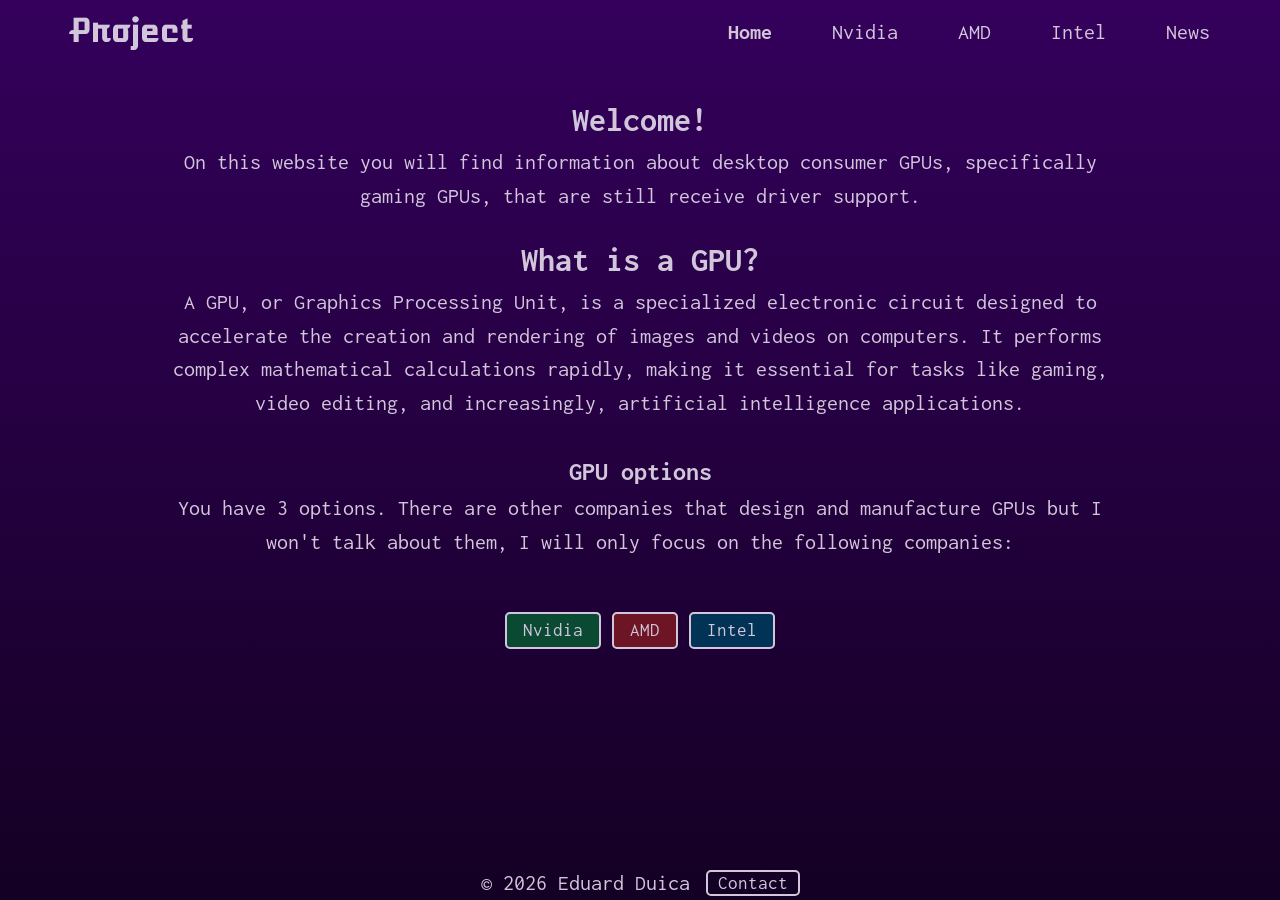
<file: index.html>
<!DOCTYPE html>
<html lang="en">
<head>
    <meta charset="UTF-8">
    <meta name="viewport" content="width=device-width, initial-scale=1.0">
    <title>Main Page</title>
    <link rel="stylesheet" href="./style.css">
    <link rel="stylesheet" href="https://fonts.googleapis.com/css?family=Inconsolata|Atomic+Age">
</head>
<body class="index-body">
    <header id="header">
        <nav>
            <ul class="nav-links">
                <li class="logo"><a href="./index.html">Project</a></li>
                <li class="hideOnMobile"><a href="./index.html"><strong>Home</strong></a></li>
                <li class="hideOnMobile"><a href="./pageNvidia.html">Nvidia</a></li>
                <li class="hideOnMobile"><a href="./pageAMD.html">AMD</a></li>
                <li class="hideOnMobile"><a href="./pageIntel.html">Intel</a></li>
                <li class="hideOnMobile"><a href="./news.html">News</a></li>
                <li class="hamburger-icon"><a href="#"><svg xmlns="http://www.w3.org/2000/svg" height="26px" viewBox="0 -960 960 960" width="26px" fill="#e3e3e3"><path d="M120-240v-80h720v80H120Zm0-200v-80h720v80H120Zm0-200v-80h720v80H120Z"/></a></li>
            </ul>
        </nav> 

        <nav>
            <ul class="nav-links sidebar">
                <li class="close-icon"><a href="#"><svg xmlns="http://www.w3.org/2000/svg" height="24px" viewBox="0 -960 960 960" width="24px" fill="#e3e3e3"><path d="m256-200-56-56 224-224-224-224 56-56 224 224 224-224 56 56-224 224 224 224-56 56-224-224-224 224Z"/></a></li>
                <li><a href="./index.html"><strong>Home</strong></a></li>
                <li><a href="./pageNvidia.html">Nvidia</a></li>
                <li><a href="./pageAMD.html">AMD</a></li>
                <li><a href="./pageIntel.html">Intel</a></li>
                <li><a href="./news.html">News</a></li>
            </ul>
        </nav>
    </header>
    
    <main id="main">
        <section class="index-section about-topic">
            <h1>Welcome!</h1>
            <p>On this website you will find information about desktop consumer GPUs, specifically gaming GPUs, that are still receive driver support.</p>

            <h2>What is a GPU?</h2>
            <p>A GPU, or Graphics Processing Unit, is a specialized electronic circuit designed to accelerate the creation and rendering of images and videos on computers. It performs complex mathematical calculations rapidly, making it essential for tasks like gaming, video editing, and increasingly, artificial intelligence applications.</p>

            <h3>GPU options</h3>
            <p>You have 3 options. There are other companies that design and manufacture GPUs but I won't talk about them, I will only focus on the following companies:</p>

        </section>
        <nav class="nav nav-index-section">
            <a href="pageNvidia.html" class="btn btn-nvidia">Nvidia</a>
            <a href="pageAMD.html" class="btn btn-amd">AMD</a>
            <a href="pageIntel.html" class="btn btn-intel">Intel</a>
        </nav>
    </main>

    <footer id="footer">
        <p>&copy; 2026 Eduard Duica</p>
        
        <button class="btn open-btn">Contact</button>
        <dialog class="modal contact-modal">
            <button class="xbtn close-btn">&times;</button>

            <h2>Contact</h2>
            <p>Use the form below to contact me if you notice an error or out of date information on the website.</p>

            <form action="mailto:20251554@dcfe.ie">
                <label for="fname">First Name:</label>
                <input type="text" id="fname" name="firstname" placeholder="Mike">

                <br>
                
                <label for="lname">Last Name:</label>
                <input type="text" id="lname" name="lastname" placeholder="Rafone">

                <br>

                <label for="email">Email:</label>
                <input type="email" id="email" name="email" placeholder="mikerafone@mail.com">

                <br>

                <label for="message">Message:</label>
                <br>
                <textarea name="message" id="message" placeholder="Write your message here..."></textarea>
                <br>

                <input type="checkbox" id="uncheckbox" name="uncheckbox" checked>
                <label for="uncheckbox">Uncheck this box if you want</label>

                <br>

                <input type="checkbox" id="checkbox" name="checkbox" required>
                <label for="checkbox">Check this box</label>

                <br>

                <input type="submit" class="btn" >

            </form>
        </dialog>
    </footer>
    <script src="./script.js"></script>
</body>
</html>
</file>
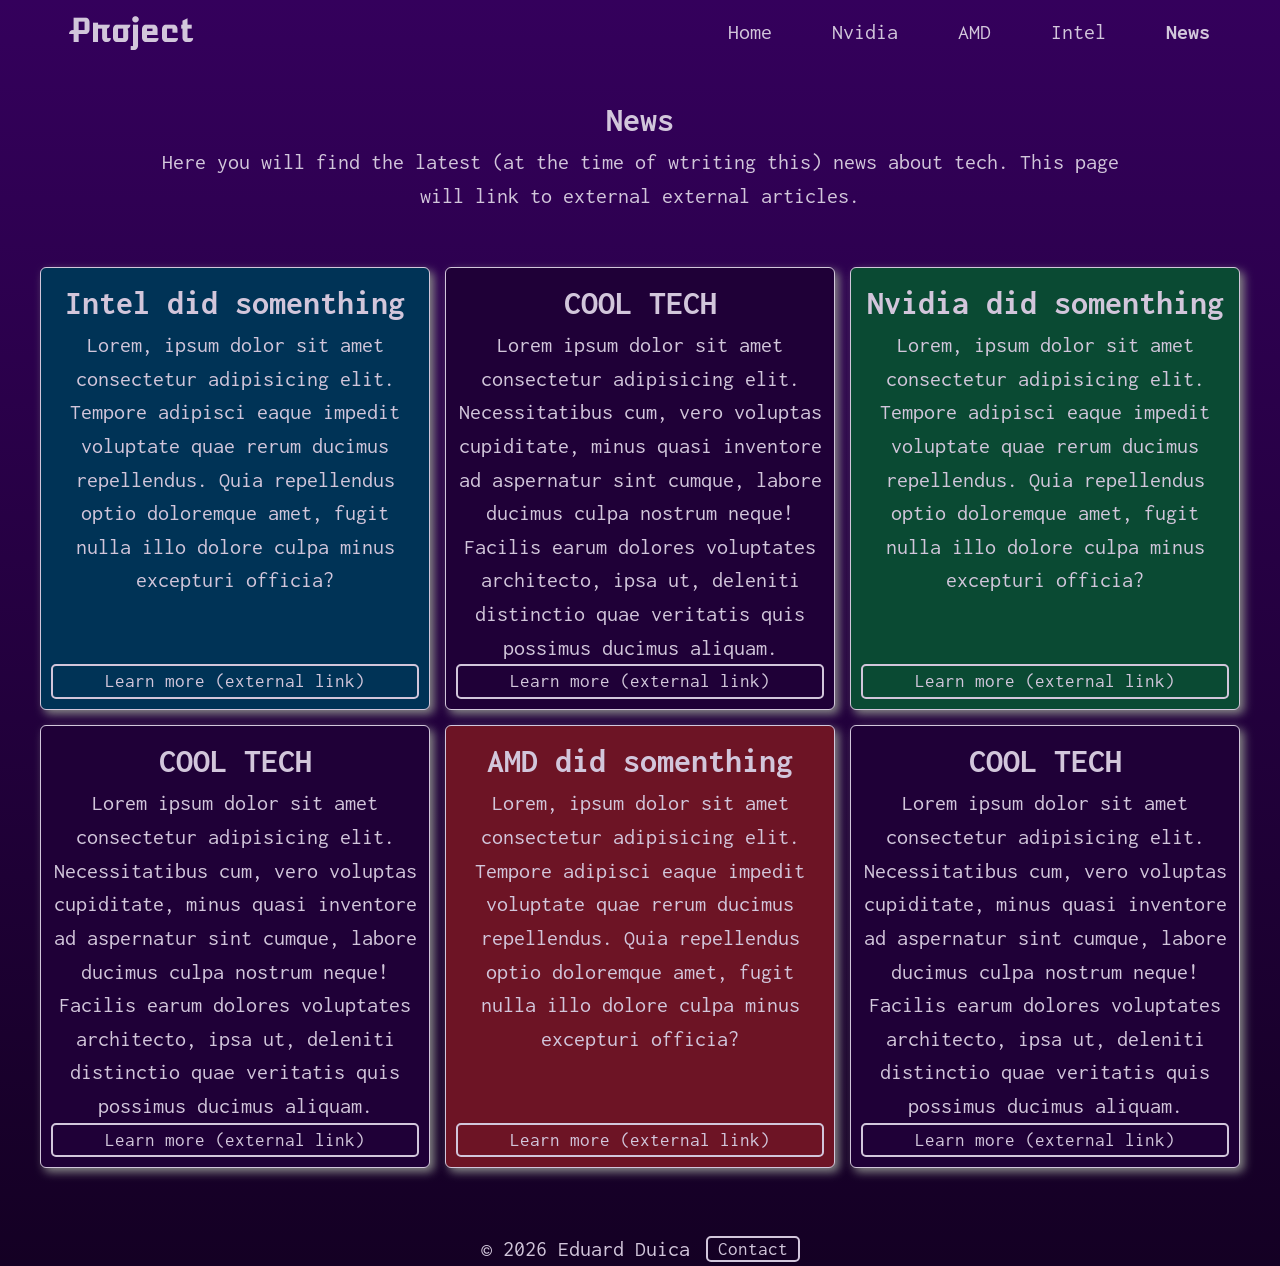
<file: news.html>
<!DOCTYPE html>
<html lang="en">
<head>
    <meta charset="UTF-8">
    <meta name="viewport" content="width=device-width, initial-scale=1.0">
    <title>News Page</title>
    <link rel="stylesheet" href="./style.css">
    <link rel="stylesheet" href="https://fonts.googleapis.com/css?family=Inconsolata|Atomic+Age">
</head>
<body class="news-page-body">
    <header id="header">
        <nav>
            <ul class="nav-links">
                <li class="logo"><a href="./index.html">Project</a></li>
                <li class="hideOnMobile"><a href="./index.html">Home</a></li>
                <li class="hideOnMobile"><a href="./pageNvidia.html">Nvidia</a></li>
                <li class="hideOnMobile"><a href="./pageAMD.html">AMD</a></li>
                <li class="hideOnMobile"><a href="./pageIntel.html">Intel</a></li>
                <li class="hideOnMobile"><a href="./news.html"><strong>News</strong></a></li>
                <li class="hamburger-icon"><a href="#"><svg xmlns="http://www.w3.org/2000/svg" height="26px" viewBox="0 -960 960 960" width="26px" fill="#e3e3e3"><path d="M120-240v-80h720v80H120Zm0-200v-80h720v80H120Zm0-200v-80h720v80H120Z"/></a></li>
            </ul>
        </nav> 

        <nav>
            <ul class="nav-links sidebar">
                <li class="close-icon"><a href="#"><svg xmlns="http://www.w3.org/2000/svg" height="24px" viewBox="0 -960 960 960" width="24px" fill="#e3e3e3"><path d="m256-200-56-56 224-224-224-224 56-56 224 224 224-224 56 56-224 224 224 224-56 56-224-224-224 224Z"/></a></li>
                <li><a href="./index.html">Home</a></li>
                <li><a href="./pageNvidia.html">Nvidia</a></li>
                <li><a href="./pageAMD.html">AMD</a></li>
                <li><a href="./pageIntel.html">Intel</a></li>
                <li><a href="./news.html"><strong>News</strong></a></li>
            </ul>
        </nav>
    </header>
    
    <main id="main">
        <section class="about-topic">
            <h1>News</h1>
            <p>Here you will find the latest (at the time of wtriting this) news about tech. This page will link to external external articles.</p>
        </section>
        <div class="grid-container">

            <article class="grid-item intel-card">
                <h1>Intel did somenthing</h1>
                <p>Lorem, ipsum dolor sit amet consectetur adipisicing elit. Tempore adipisci eaque impedit voluptate quae rerum ducimus repellendus. Quia repellendus optio doloremque amet, fugit nulla illo dolore culpa minus excepturi officia?</p>

                <a href="" class="btn" target="_blank" rel="noreferre">Learn more (external link)</a>
            </article>

            <article class="grid-item news-card">
                <h1>COOL TECH</h1>
                <p>Lorem ipsum dolor sit amet consectetur adipisicing elit. Necessitatibus cum, vero voluptas cupiditate, minus quasi inventore ad aspernatur sint cumque, labore ducimus culpa nostrum neque! Facilis earum dolores voluptates architecto, ipsa ut, deleniti distinctio quae veritatis quis possimus ducimus aliquam.</p>

                <a href="" class="btn" target="_blank" rel="noreferre">Learn more (external link)</a>
            </article>

            <article class="grid-item nvidia-card">
                <h1>Nvidia did somenthing</h1>
                <p>Lorem, ipsum dolor sit amet consectetur adipisicing elit. Tempore adipisci eaque impedit voluptate quae rerum ducimus repellendus. Quia repellendus optio doloremque amet, fugit nulla illo dolore culpa minus excepturi officia?</p>

                <a href="" class="btn" target="_blank" rel="noreferre">Learn more (external link)</a>
            </article>

            <article class="grid-item news-card">
                <h1>COOL TECH</h1>
                <p>Lorem ipsum dolor sit amet consectetur adipisicing elit. Necessitatibus cum, vero voluptas cupiditate, minus quasi inventore ad aspernatur sint cumque, labore ducimus culpa nostrum neque! Facilis earum dolores voluptates architecto, ipsa ut, deleniti distinctio quae veritatis quis possimus ducimus aliquam.</p>

                <a href="" class="btn" target="_blank" rel="noreferre">Learn more (external link)</a>
            </article>

            <article class="grid-item amd-card">
                <h1>AMD did somenthing</h1>
                <p>Lorem, ipsum dolor sit amet consectetur adipisicing elit. Tempore adipisci eaque impedit voluptate quae rerum ducimus repellendus. Quia repellendus optio doloremque amet, fugit nulla illo dolore culpa minus excepturi officia?</p>

                <a href="" class="btn" target="_blank" rel="noreferre">Learn more (external link)</a>
            </article>

            <article class="grid-item news-card">
                <h1>COOL TECH</h1>
                <p>Lorem ipsum dolor sit amet consectetur adipisicing elit. Necessitatibus cum, vero voluptas cupiditate, minus quasi inventore ad aspernatur sint cumque, labore ducimus culpa nostrum neque! Facilis earum dolores voluptates architecto, ipsa ut, deleniti distinctio quae veritatis quis possimus ducimus aliquam.</p>

                <a href="" class="btn" target="_blank" rel="noreferre">Learn more (external link)</a>
            </article>
        </div>
    </main>

    <footer id="footer">
        <p>&copy; 2026 Eduard Duica</p>
        
        <button class="btn open-btn">Contact</button>
        <dialog class="modal contact-modal">
            <button class="xbtn close-btn">&times;</button>

            <h2>Contact</h2>
            <p>Use the form below to contact me if you notice an error or out of date information on the website.</p>

            <form action="mailto:20251554@dcfe.ie">
                <label for="fname">First Name:</label>
                <input type="text" id="fname" name="firstname" placeholder="Mike">

                <br>
                
                <label for="lname">Last Name:</label>
                <input type="text" id="lname" name="lastname" placeholder="Rafone">

                <br>

                <label for="email">Email:</label>
                <input type="email" id="email" name="email" placeholder="mikerafone@mail.com">

                <br>

                <label for="message">Message:</label>
                <br>

                <textarea name="message" id="message" placeholder="Write your message here..."></textarea>

                <br>

                <input type="checkbox" id="uncheckbox" name="uncheckbox" checked>
                <label for="uncheckbox">Uncheck this box if you want</label>

                <br>

                <input type="checkbox" id="checkbox" name="checkbox" required>
                <label for="checkbox">Check this box</label>

                <br>

                <input type="submit" class="btn" >

            </form>
        </dialog>
    </footer>
    <script src="./script.js"></script>
</body>
</html>
</file>
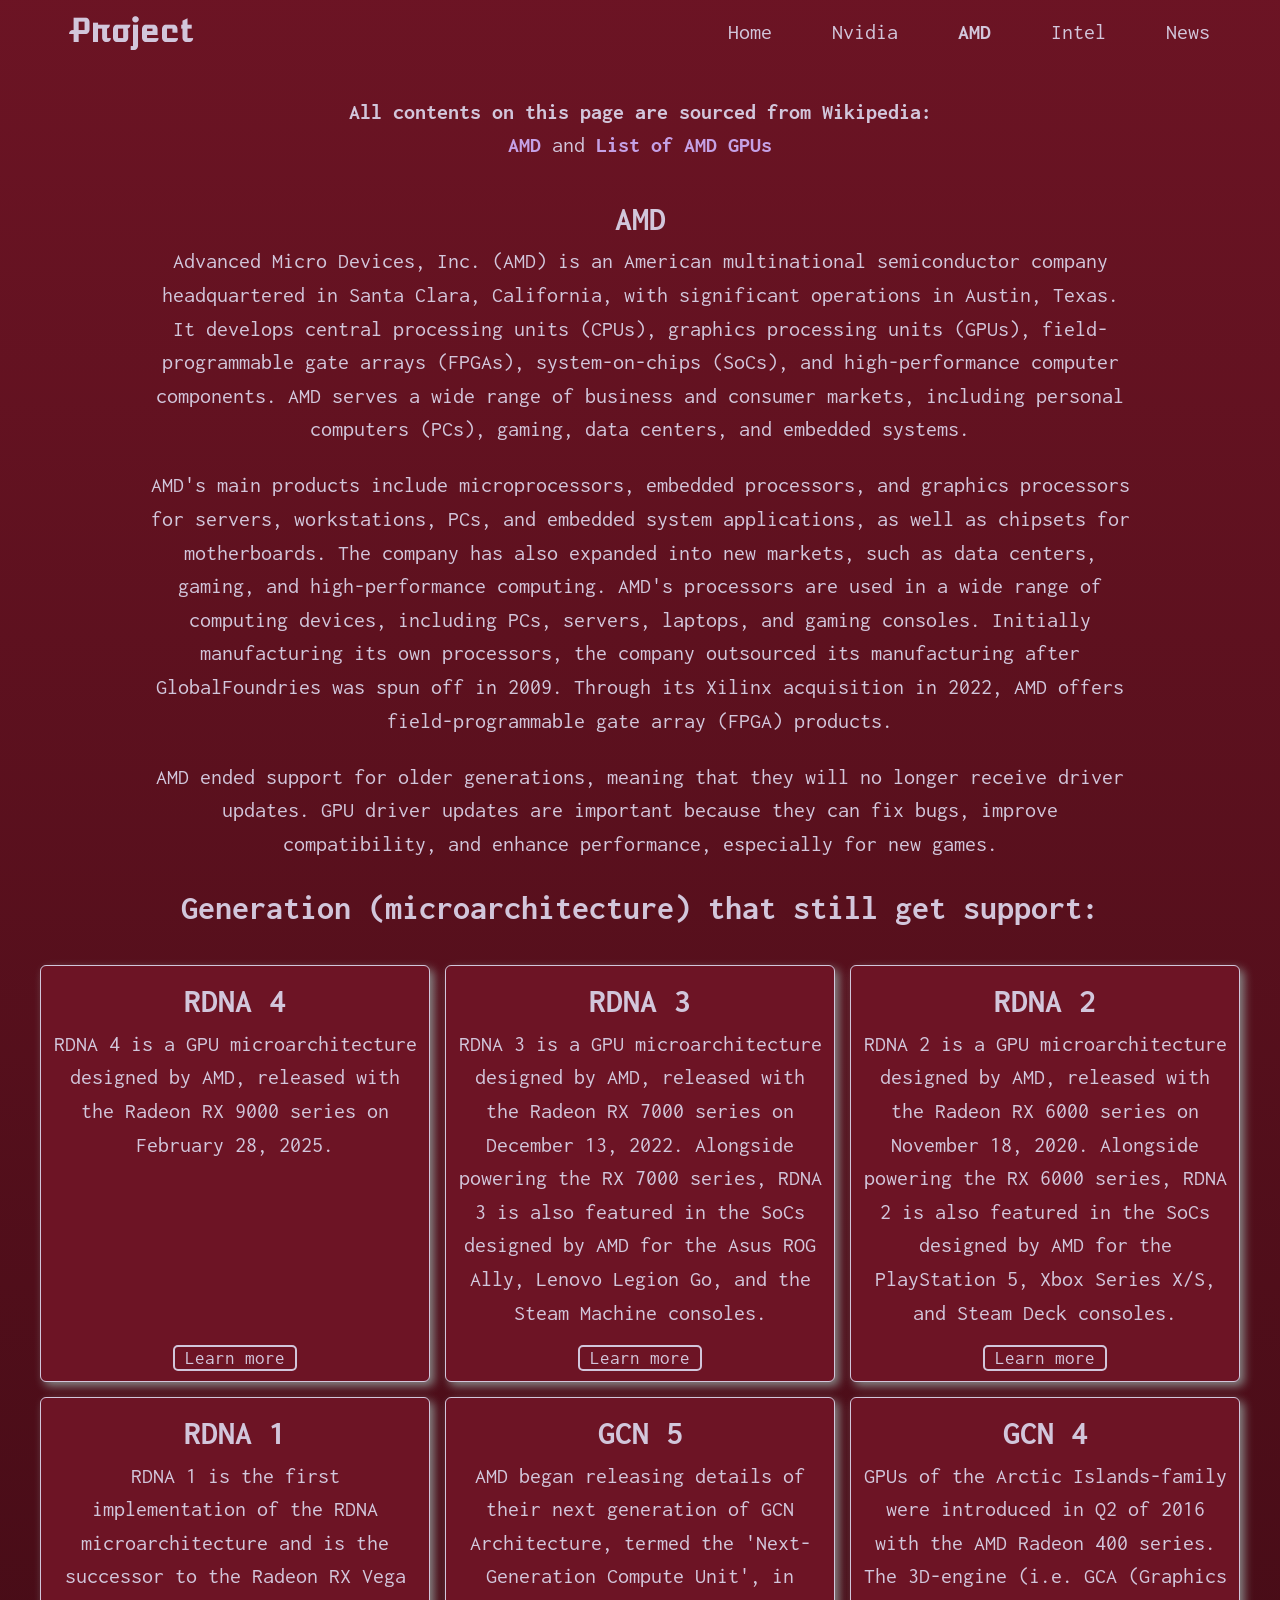
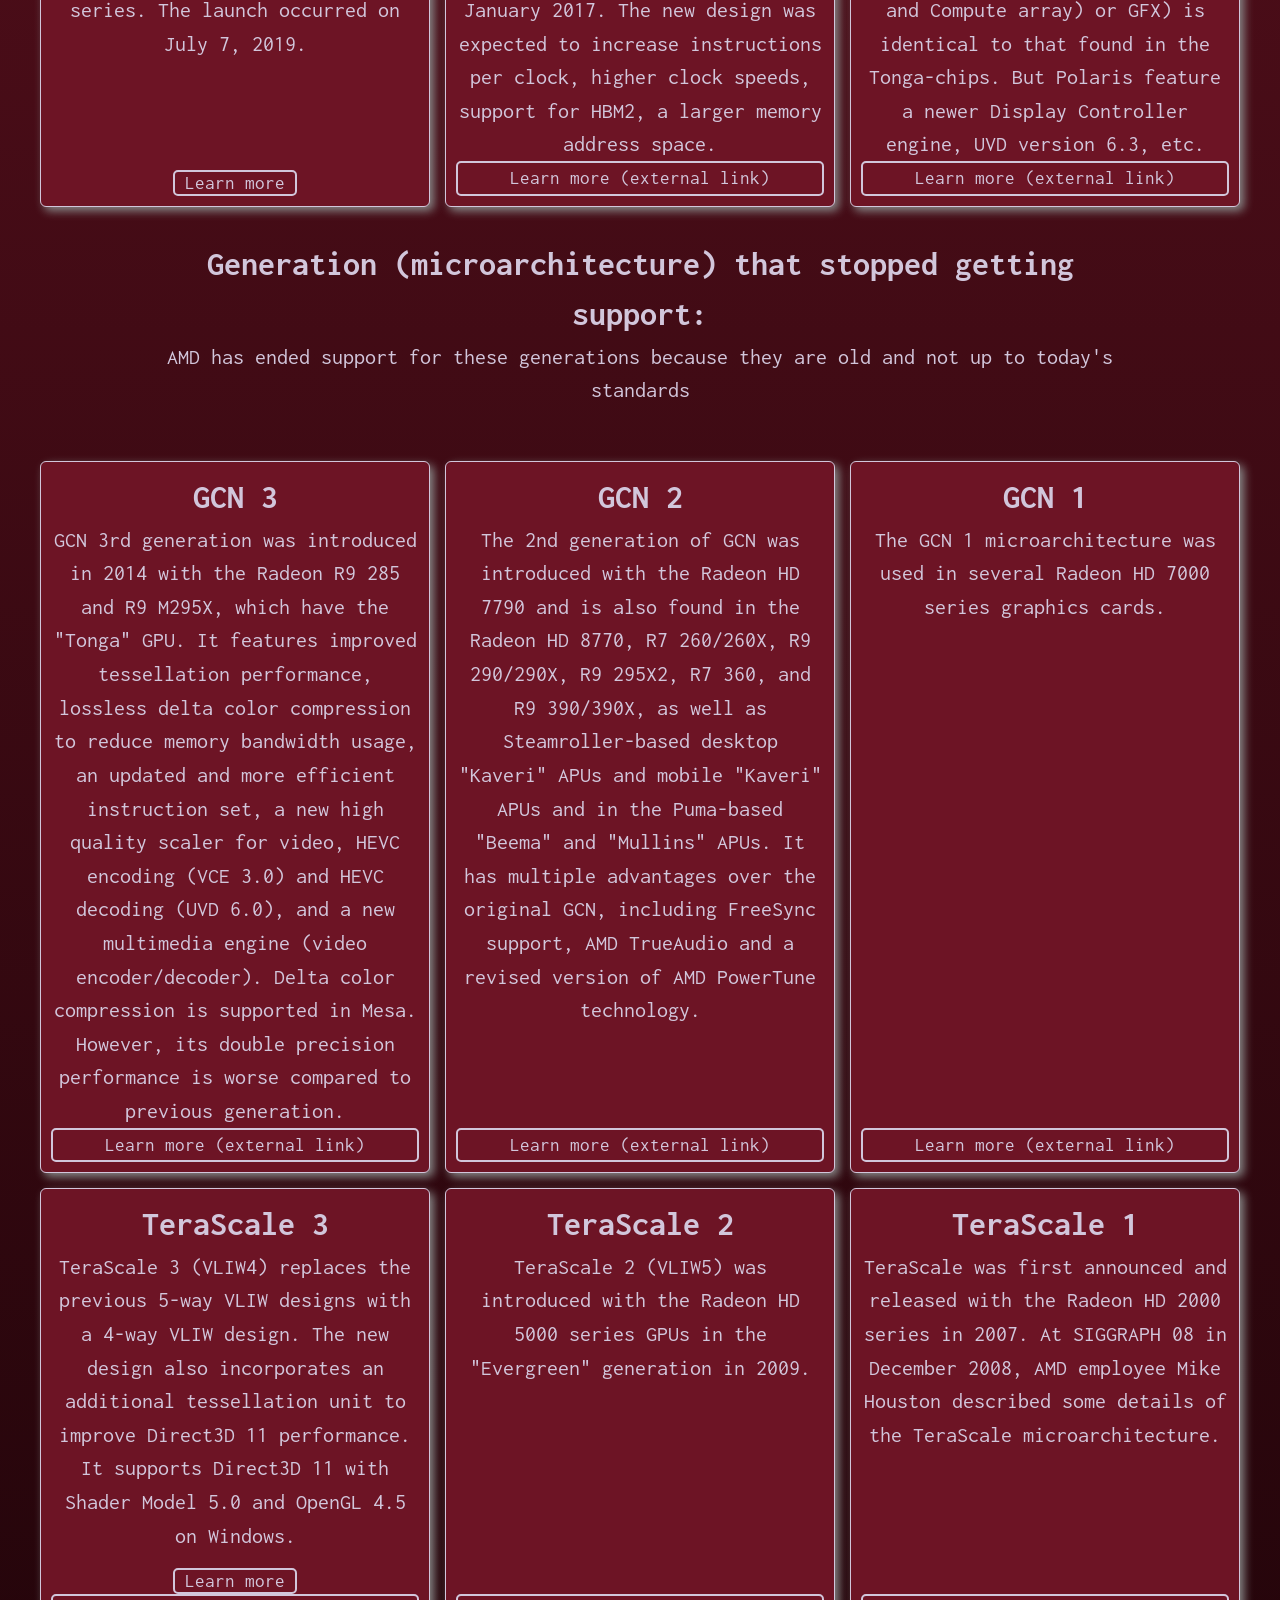
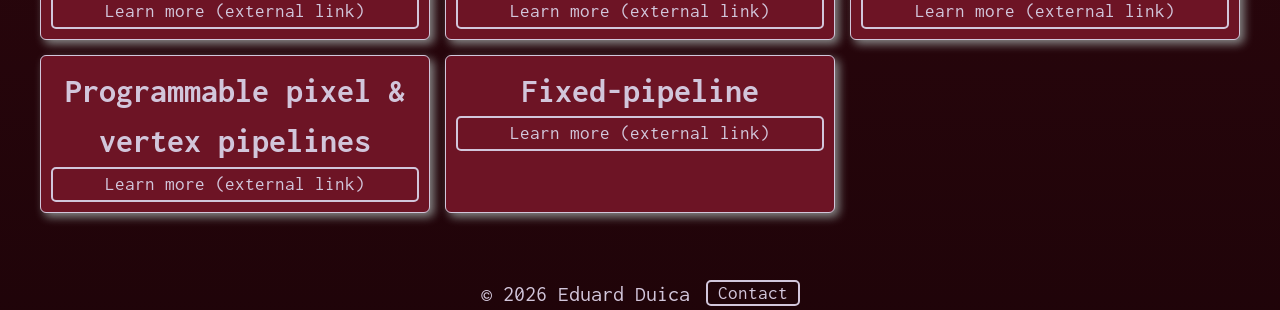
<file: pageAMD.html>
<!DOCTYPE html>
<html lang="en">
<head>
    <meta charset="UTF-8">
    <meta name="viewport" content="width=device-width, initial-scale=1.0">
    <title>AMD Page</title>
    <link rel="stylesheet" href="./style.css">
    <link rel="stylesheet" href="https://fonts.googleapis.com/css?family=Inconsolata|Atomic+Age">
</head>
<body class="amd-page-body">
    <header id="header">
        <nav>
            <ul class="nav-links">
                <li class="logo"><a href="./index.html">Project</a></li>
                <li class="hideOnMobile"><a href="./index.html">Home</a></li>
                <li class="hideOnMobile"><a href="./pageNvidia.html">Nvidia</a></li>
                <li class="hideOnMobile"><a href="./pageAMD.html"><strong>AMD</strong></a></li>
                <li class="hideOnMobile"><a href="./pageIntel.html">Intel</a></li>
                <li class="hideOnMobile"><a href="./news.html">News</a></li>
                <li class="hamburger-icon"><a href="#"><svg xmlns="http://www.w3.org/2000/svg" height="26px" viewBox="0 -960 960 960" width="26px" fill="#e3e3e3"><path d="M120-240v-80h720v80H120Zm0-200v-80h720v80H120Zm0-200v-80h720v80H120Z"/></a></li>
            </ul>
        </nav> 

        <nav>
            <ul class="nav-links sidebar">
                <li class="close-icon"><a href="#"><svg xmlns="http://www.w3.org/2000/svg" height="24px" viewBox="0 -960 960 960" width="24px" fill="#e3e3e3"><path d="m256-200-56-56 224-224-224-224 56-56 224 224 224-224 56 56-224 224 224 224-56 56-224-224-224 224Z"/></a></li>
                <li><a href="./index.html">Home</a></li>
                <li><a href="./pageNvidia.html">Nvidia</a></li>
                <li><a href="./pageAMD.html"><strong>AMD</strong></a></li>
                <li><a href="./pageIntel.html">Intel</a></li>
                <li><a href="./news.html">News</a></li>
            </ul>
        </nav>
    </header>
    
    <main id="main">
        <section class="info-source">
            <p><strong>All contents on this page are sourced from Wikipedia:</strong></p>
            <p><strong><a href="https://en.wikipedia.org/wiki/AMD" class="link-source" target="_blank" rel="noreferre">AMD</a></strong> and <strong><a href="https://en.wikipedia.org/wiki/List_of_AMD_graphics_processing_units" class="link-source" target="_blank" rel="noreferre">List of AMD GPUs</a></strong></p>
        </section>

        <section class="about-topic">
            <h1>AMD</h1>
            <p>
                Advanced Micro Devices, Inc. (AMD) is an American multinational semiconductor company headquartered in Santa Clara, California, with significant operations in Austin, Texas. It develops central processing units (CPUs), graphics processing units (GPUs), field-programmable gate arrays (FPGAs), system-on-chips (SoCs), and high-performance computer components. AMD serves a wide range of business and consumer markets, including personal computers (PCs), gaming, data centers, and embedded systems.
            </p>
            <p>
                AMD's main products include microprocessors, embedded processors, and graphics processors for servers, workstations, PCs, and embedded system applications, as well as chipsets for motherboards. The company has also expanded into new markets, such as data centers, gaming, and high-performance computing. AMD's processors are used in a wide range of computing devices, including PCs, servers, laptops, and gaming consoles. Initially manufacturing its own processors, the company outsourced its manufacturing after GlobalFoundries was spun off in 2009. Through its Xilinx acquisition in 2022, AMD offers field-programmable gate array (FPGA) products.
            </p>
            <p>
                AMD ended support for older generations, meaning that they will no longer receive driver updates. GPU driver updates are important because they can fix bugs, improve compatibility, and enhance performance, especially for new games.
            </p>

            <h2>Generation (microarchitecture) that still get support:</h2>
        </section>

        <div class="grid-container">

            <article class="grid-item amd-card">
                <h1>RDNA 4</h1>
                <p>RDNA 4 is a GPU microarchitecture designed by AMD, released with the Radeon RX 9000 series on February 28, 2025.</p>

                <button class="btn btn-open-modal open-btn">Learn more</button>

                <dialog class="modal">
                    <button class="xbtn close-btn">&times;</button>

                    <h2>RDNA 4</h2>
                    
                    <table class="info-table">
                        <caption>
                            GPUs released this generation
                        </caption>
                        <tr>
                            <th>Model Name</th>
                            <th>Launch</th>
                        </tr>
                        <tr>
                            <th>Radeon RX 9070 XT</th>
                            <th>Mar 6, 2025</th>
                        </tr>
                        <tr>
                            <th>Radeon RX 9070</th>
                            <th>Mar 6, 2025</th>
                        </tr>
                        <tr>
                            <th>Radeon RX 9070 GRE</th>
                            <th>May 8, 2025</th>
                        </tr>
                        <tr>
                            <th>Radeon RX 9060 XT (8 GB)</th>
                            <th>Jun 5, 2025</th>
                        </tr>
                        <tr>
                            <th>Radeon RX 9060 XT (16 GB)</th>
                            <th>Jun 5, 2025</th>
                        </tr>
                        <tr>
                            <th>Radeon RX 9060</th>
                            <th>Aug 5, 2025</th>
                        </tr>
                    </table>

                    <a href="https://en.wikipedia.org/wiki/RDNA_4" class="btn-link" target="_blank" rel="noreferre"><strong>Learn More about RDNA 4</strong></a>

                    <button class="btn btn-close-modal close-btn">Close</button>
                </dialog>
            </article>
        
            <article class="grid-item amd-card">
                <h1>RDNA 3</h1>
                <p>RDNA 3 is a GPU microarchitecture designed by AMD, released with the Radeon RX 7000 series on December 13, 2022. Alongside powering the RX 7000 series, RDNA 3 is also featured in the SoCs designed by AMD for the Asus ROG Ally, Lenovo Legion Go, and the Steam Machine consoles.</p>

                <button class="btn btn-open-modal open-btn">Learn more</button>

                <dialog class="modal">
                    <button class="xbtn close-btn">&times;</button>

                    <h2>RDNA 3</h2>

                    <h3>Architecture</h3>

                    <h4>Chiplet packaging</h4>
                    <p>
                        For the first time ever in a consumer GPU, RDNA 3 utilizes modular chiplets rather than a single large monolithic die. AMD previously had great success with its use of chiplets in its Ryzen desktop and Epyc server processors. The decision to move to a chiplet-based GPU microarchitecture was led by AMD Senior Vice President Sam Naffziger who had also lead the chiplet initiative with Ryzen and Epyc. The development of RDNA 3's chiplet architecture began towards the end of 2017 with Naffziger leading the AMD graphics team in the effort. The benefit of using chiplets is that dies can be fabricated on different process nodes depending on their functions and intended purpose. According to Naffziger, cache and SRAM do not scale as linearly as logic does on advanced nodes like N5 in terms of density and power consumption so they can instead be fabricated on the cheaper, more mature N6 node. The use of smaller dies rather than one large monolithic die is beneficial for maximizing wafer yields as more dies can be fitted onto a single wafer. Alternatively, a large monolithic RDNA 3 die built on N5 would be more expensive to produce with lower yields.
                    </p>
                    <p>
                        RDNA 3 uses two types of chiplets: the Graphics Compute Die (GCD) and Memory Cache Dies (MCDs). On Ryzen and Epyc processors, AMD used its PCIe-based Infinity Fabric protocol with the package's dies connected via traces on an organic substrate. This approach is easily scalable in a cost-effective manner but has the drawbacks of increased latency, increased power consumption when moving data between dies at around 1.5 picojoules per bit, and it cannot achieve the connection density needed for high-bandwidth GPUs. An organic package could not host the number of wires that would be needed to connect multiple dies in a GPU. data
                    </p>
                    <p>
                        RDNA 3's dies are instead connected using TSMC's Integrated Fan-Out Re-Distribution Layer (InFO-RDL) packaging technique which provides a silicon bridge for high bandwidth and high density die-to-die communication. InFO allows dies to be connected without the use of a more costly silicon interposer such as the one used in AMD's Instinct MI200 and MI300 datacenter accelerators. Each Infinity Fanout link has 9.2 Gbps in bandwidth. Naffziger explains that "The bandwidth density that we achieve is almost 10x" with the Infinity Fanout rather than the wires used by Ryzen and Epyc processors. The chiplet interconnects in RDNA achieve cumulative bandwidth of 5.3 TB/s.
                    </p>

                    <h4>Ray tracing</h4>
                    <p>
                        RDNA 3 features second generation ray-tracing accelerators. Each Compute Unit contains one ray tracing accelerator. The overall number of ray tracing accelerators is increased due to the higher number of Compute Units, though the number of ray tracing accelerators per Compute Unit has not increased over RDNA 2.
                    </p>

                    <h4>Power efficiency</h4>
                    <p>
                        AMD claims that RDNA 3 achieves a 54% increase in performance-per-watt which is in line with their previous claims of 50% performance-per-watt increases for both RDNA and RDNA 2.
                    </p>
                    
                    <table class="info-table">
                        <caption>
                            GPUs released this generation
                        </caption>
                        <tr>
                            <th>Model Name</th>
                            <th>Launch</th>
                        </tr>
                        <tr>
                            <th>Radeon RX 7900 XTX</th>
                            <th>Dec 13, 2022</th>
                        </tr>
                        <tr>
                            <th>Radeon RX 7900 XT</th>
                            <th>Dec 13, 2022</th>
                        </tr>
                        <tr>
                            <th>Radeon RX 7600</th>
                            <th>May 25, 2023</th>
                        </tr>
                        <tr>
                            <th>Radeon RX 7900 GRE</th>
                            <th>Jul 2023 (China) / Feb 2024 (Global)</th>
                        </tr>
                        <tr>
                            <th>Radeon RX 7800 XT</th>
                            <th>Sep 6, 2023</th>
                        </tr>
                        <tr>
                            <th>Radeon RX 7700 XT</th>
                            <th>Sep 6, 2023</th>
                        </tr>
                        <tr>
                            <th>Radeon RX 7600 XT</th>
                            <th>Jan 24, 2024</th>
                        </tr>
                    </table>

                    <a href="https://en.wikipedia.org/wiki/RDNA_3" class="btn-link" target="_blank" rel="noreferre"><strong>Learn More about RDNA 3</strong></a>
                    
                    <button class="btn btn-close-modal close-btn">Close</button>
                </dialog>
            </article>

            <article class="grid-item amd-card">
                <h1>RDNA 2</h1>
                <p>RDNA 2 is a GPU microarchitecture designed by AMD, released with the Radeon RX 6000 series on November 18, 2020. Alongside powering the RX 6000 series, RDNA 2 is also featured in the SoCs designed by AMD for the PlayStation 5, Xbox Series X/S, and Steam Deck consoles.</p>

                <button class="btn btn-open-modal open-btn">Learn more</button>

                <dialog class="modal">
                    <button class="xbtn close-btn">&times;</button>

                    <h2>RDNA 2</h2>
                    
                    <h3>Architectural details</h3>
                    <h4>Compute Unit</h4>
                    <p>
                        RDNA 2 contains a significant increase in the number of Compute Units (CUs) with a maximum of 80, a doubling from the maximum of 40 in the Radeon RX 5700 XT.[1] Each Compute Unit contains 64 shader cores. CUs are organized into groups of two named Work Group Processors with 32 KB of shared L0 cache per WGP. Each CU contains two sets of an SIMD32 vector unit, an SISD scalar unit, textures units, and a stack of various caches.[8] New low precision data types like INT4 and INT8 are new supported data types for RDNA 2 CUs.
                    </p>
                    <p>
                        The RDNA 2 graphics pipeline has been reconfigured and reordered for greater performance-per-watt and more efficient rendering by moving the caches closer to the shader engines. A new mesh shaders model allows shader rendering to be done in parallel using smaller batches of primitives called "meshlets". As a result, the mesh shaders feature enables greater control of the GPU geometry pipeline.
                    </p>

                    <h4>Ray tracing</h4>
                    <p>
                        Real-time hardware accelerated ray tracing is a new feature for RDNA 2 which is handled by a dedicated ray accelerator inside each CU.[10] Ray tracing on RDNA 2 relies on the more open DirectX Raytracing protocol rather than the Nvidia RTX protocol.
                    </p>
                    <p>
                        In February 2023, it was reported that driver updates had boosted ray tracing performance by up to 40% using DirectX Raytracing.
                    </p>

                    <h4>Clock speeds</h4>
                    <p>
                        With RDNA 2 using the same 7 nm node as RDNA, AMD claims that RDNA 2 achieves a 30% frequency increase over its predecessor while using the same power.
                    </p>

                    <h4>Power efficiency</h4>
                    <p>
                        AMD claims that RDNA 2 achieves up to a 54% increase in performance-per-watt over the first RDNA microarchitecture. 21% of that 54% improvement is attributed to performance-per-clock enhancements, in part due to the addition of Infinity Cache.
                    </p>

                    <table class="info-table">
                        <caption>
                            GPUs released this generation
                        </caption>
                        <tr>
                            <th>Model Name</th>
                            <th>Launch</th>
                        </tr>
                        <tr>
                            <th>Radeon RX 6800</th>
                            <th>Nov 18, 2020</th>
                        </tr>
                        <tr>
                            <th>Radeon RX 6800 XT</th>
                            <th>Nov 18, 2020</th>
                        </tr>
                        <tr>
                            <th>Radeon RX 6900 XT</th>
                            <th>Dec 8, 2020</th>
                        </tr>
                        <tr>
                            <th>Radeon RX 6700 XT</th>
                            <th>Mar 18, 2021</th>
                        </tr>
                        <tr>
                            <th>Radeon RX 6600 XT</th>
                            <th>Aug 11, 2021</th>
                        </tr>
                        <tr>
                            <th>Radeon RX 6600</th>
                            <th>Oct 13, 2021</th>
                        </tr>
                        <tr>
                            <th>Radeon RX 6500 XT</th>
                            <th>Jan 19, 2022</th>
                        </tr>
                        <tr>
                            <th>Radeon RX 6400</th>
                            <th>Apr 20, 2022</th>
                        </tr>
                        <tr>
                            <th>Radeon RX 6650 XT</th>
                            <th>May 10, 2022</th>
                        </tr>
                        <tr>
                            <th>Radeon RX 6750 XT</th>
                            <th>May 10, 2022</th>
                        </tr>
                        <tr>
                            <th>Radeon RX 6950 XT</th>
                            <th>May 10, 2022</th>
                        </tr>
                        <tr>
                            <th>Radeon RX 6700</th>
                            <th>Nov 3, 2022</th>
                        </tr>
                        <tr>
                            <th>Radeon RX 6750 GRE 10GB</th>
                            <th>Nov 3, 2022</th>
                        </tr>
                        <tr>
                            <th>Radeon RX 6750 GRE 12GB</th>
                            <th>Nov 3, 2022</th>
                        </tr>
                    </table>

                    <a href="https://en.wikipedia.org/wiki/RDNA_2" class="btn-link" target="_blank" rel="noreferre"><strong>Learn More about RDNA 2</strong></a>

                    <button class="btn btn-close-modal close-btn">Close</button>
                </dialog>
            </article>

            <article class="grid-item amd-card">
                <h1>RDNA 1</h1>
                <p>RDNA 1 is the first implementation of the RDNA microarchitecture and is the successor to the Radeon RX Vega series. The launch occurred on July 7, 2019.</p>

                <button class="btn btn-open-modal open-btn">Learn more</button>

                <dialog class="modal">
                    <button class="xbtn close-btn">&times;</button>

                    <h2>RDNA 1</h2>
                    
                    <img class="info-img" src="./images/generations-images/500px-AMD@7nm@RDNA_1th_gen@Navi14@Radeon_RX_5500_XT@215-0932396@_DSCx5_poly@macro.jpg" alt="Die shot of the RX 5500 XT's RDNA GPU">
                    <p>By Fritzchens Fritz, <a class="btn-link" href="http://creativecommons.org/publicdomain/zero/1.0/deed.en" title="Creative Commons Zero, Public Domain Dedication">CC0</a>, <a class="btn-link" href="https://commons.wikimedia.org/w/index.php?curid=95747565">Link</a></p>

                    <h3>Architecture</h3>
                    <p>
                        The architecture features a new processor design, although the first details released at AMD's Computex keynote hints at aspects from the previous Graphics Core Next (GCN) architecture being present for backwards compatibility purposes, which is especially important for its use (in the form of RDNA 2) in the major ninth generation game consoles (the Xbox Series X/S and PlayStation 5) to preserve native compatibility with their pre-existing eighth generation game libraries designed for GCN. It features multi-level cache hierarchy and an improved rendering pipeline, with support for GDDR6 memory.
                    </p>
                    <p>
                        Starting with the architecture itself, one of the biggest changes for RDNA is the width of a wavefront, the fundamental group of work. GCN in all of its iterations was 64 threads wide, meaning 64 threads were bundled together into a single wavefront for execution. RDNA drops this to a native 32 threads wide. At the same time, AMD has expanded the width of their SIMDs from 16 slots to 32 (aka SIMD32), meaning the size of a wavefront now matches the SIMD size.
                    </p>
                    <p>
                        RDNA also introduces working primitive shaders. While the feature was present in the hardware of the Vega architecture, it was difficult to get a real-world performance boost from and thus AMD never enabled it. Primitive shaders in RDNA are compiler-controlled.
                    </p>
                    <p>
                        The display controller in RDNA has been updated to support Display Stream Compression 1.2a, allowing output in 4K@240 Hz, HDR 4K@120 Hz, and HDR 8K@60 Hz.


                    </p>

                    <h3>Differences between GCN and RDNA</h3>
                    <p>There are architectural changes which affect how code is scheduled:</p>
                    <ol class="info-list">
                        <li>
                            Single cycle instruction issue
                            <ul class="info-list">
                                <li>GCN issued one instruction per wave once every 4 cycles</li>
                                <li>RDNA issues instructions every cycle</li>
                            </ul>
                        </li>
                        <li>
                            Wave32
                            <ul class="info-list">
                                <li>GCN used a wavefront size of 64 threads (work items)</li>
                                <li>RDNA supports both wavefront sizes of 32 and 64 threads</li>
                            </ul>
                        </li>
                        <li>
                            Workgroup Processors
                            <ul class="info-list">
                                <li>GCN grouped the shader hardware into "compute units" (CUs) which contained scalar ALUs and vector ALUs, LDS and memory access. One CU contains 4 SIMD16s which share one path to memory.</li>
                                <li>RDNA introduced the "workgroup processor" ("WGP"). The WGP replaces the compute unit as the basic unit of shader computation hardware/computing. One WGP encompasses 2 CUs. This allows significantly more compute power and memory bandwidth to be directed at a single workgroup.</li>
                            </ul>
                        </li>
                    </ol>
                    
                    <table class="info-table">
                        <caption>
                            GPUs released this generation
                        </caption>
                        <tr>
                            <th>Model Name</th>
                            <th>Launch</th>
                        </tr>
                        <tr>
                            <th>Radeon RX 5700 XT</th>
                            <th>Jul 7, 2019</th>
                        </tr>
                        <tr>
                            <th>Radeon RX 5700</th>
                            <th>Jul 7, 2019</th>
                        </tr>
                        <tr>
                            <th>Radeon RX 5700 XT 50th Anniversary</th>
                            <th>Jul 7, 2019</th>
                        </tr>
                        <tr>
                            <th>Radeon RX 5500 XT</th>
                            <th>Dec 12, 2019</th>
                        </tr>
                        <tr>
                            <th>Radeon RX 5600 XT</th>
                            <th>Jan 21, 2020</th>
                        </tr>
                    </table>

                    <a href="https://en.wikipedia.org/wiki/RDNA_(microarchitecture)" class="btn-link" target="_blank" rel="noreferre"><strong>Learn More about RDNA 1</strong></a>

                    <button class="btn btn-close-modal close-btn">Close</button>
                </dialog>
            </article>
            
            <!-- NO MORE TABLES, it's a waste of time -->   
            <article class="grid-item amd-card">
                <h1>GCN 5</h1>
                <p>AMD began releasing details of their next generation of GCN Architecture, termed the 'Next-Generation Compute Unit', in January 2017. The new design was expected to increase instructions per clock, higher clock speeds, support for HBM2, a larger memory address space.</p>

                <a href="https://en.wikipedia.org/wiki/Graphics_Core_Next#fifth" class="btn" target="_blank" rel="noreferre">Learn more (external link)</a>
                
            </article>
            
            <article class="grid-item amd-card">
                <h1>GCN 4</h1>
                <p>GPUs of the Arctic Islands-family were introduced in Q2 of 2016 with the AMD Radeon 400 series. The 3D-engine (i.e. GCA (Graphics and Compute array) or GFX) is identical to that found in the Tonga-chips. But Polaris feature a newer Display Controller engine, UVD version 6.3, etc.</p>

                <a href="https://en.wikipedia.org/wiki/Graphics_Core_Next#fourth" class="btn" target="_blank" rel="noreferre">Learn more (external link)</a>
            </article>
            
        </div>

        <section class="about-topic">
            <h1>Generation (microarchitecture) that stopped getting support:</h1>
            <p>AMD has ended support for these generations because they are old and not up to today's standards</p>
        </section>

        <div class="grid-container">
            <article class="grid-item amd-card">
                <h1>GCN 3</h1>
                <p>GCN 3rd generation was introduced in 2014 with the Radeon R9 285 and R9 M295X, which have the "Tonga" GPU. It features improved tessellation performance, lossless delta color compression to reduce memory bandwidth usage, an updated and more efficient instruction set, a new high quality scaler for video, HEVC encoding (VCE 3.0) and HEVC decoding (UVD 6.0), and a new multimedia engine (video encoder/decoder). Delta color compression is supported in Mesa. However, its double precision performance is worse compared to previous generation.</p>

                <a href="https://en.wikipedia.org/wiki/Graphics_Core_Next#third" class="btn" target="_blank" rel="noreferre">Learn more (external link)</a>
            </article>
            
            <article class="grid-item amd-card">
                <h1>GCN 2</h1>
                <p>The 2nd generation of GCN was introduced with the Radeon HD 7790 and is also found in the Radeon HD 8770, R7 260/260X, R9 290/290X, R9 295X2, R7 360, and R9 390/390X, as well as Steamroller-based desktop "Kaveri" APUs and mobile "Kaveri" APUs and in the Puma-based "Beema" and "Mullins" APUs. It has multiple advantages over the original GCN, including FreeSync support, AMD TrueAudio and a revised version of AMD PowerTune technology.</p>

                <a href="https://en.wikipedia.org/wiki/Graphics_Core_Next#second" class="btn" target="_blank" rel="noreferre">Learn more (external link)</a>
            </article>
            
            <article class="grid-item amd-card">
                <h1>GCN 1</h1>
                <p>The GCN 1 microarchitecture was used in several Radeon HD 7000 series graphics cards.</p>

                <a href="https://en.wikipedia.org/wiki/Graphics_Core_Next#first" class="btn" target="_blank" rel="noreferre">Learn more (external link)</a>
            </article>
            
            <article class="grid-item amd-card">
                <h1>TeraScale 3</h1>
                <p>TeraScale 3 (VLIW4) replaces the previous 5-way VLIW designs with a 4-way VLIW design. The new design also incorporates an additional tessellation unit to improve Direct3D 11 performance. It supports Direct3D 11 with Shader Model 5.0 and OpenGL 4.5 on Windows.</p>

                <button class="btn btn-open-modal open-btn">Learn more</button>

                <a href="https://en.wikipedia.org/wiki/TeraScale_(microarchitecture)#TeraScale_3" class="btn" target="_blank" rel="noreferre">Learn more (external link)</a>
            </article>
            
            <article class="grid-item amd-card">
                <h1>TeraScale 2</h1>
                <p>TeraScale 2 (VLIW5) was introduced with the Radeon HD 5000 series GPUs in the "Evergreen" generation in 2009.</p>

                <a href="https://en.wikipedia.org/wiki/TeraScale_(microarchitecture)#TeraScale_2" class="btn" target="_blank" rel="noreferre">Learn more (external link)</a>
            </article>
            
            <article class="grid-item amd-card">
                <h1>TeraScale 1</h1>
                <p>TeraScale was first announced and released with the Radeon HD 2000 series in 2007. At SIGGRAPH 08 in December 2008, AMD employee Mike Houston described some details of the TeraScale microarchitecture.</p>

                <a href="https://en.wikipedia.org/wiki/TeraScale_(microarchitecture)#TeraScale_1" class="btn" target="_blank" rel="noreferre">Learn more (external link)</a>
            </article>
            
            <article class="grid-item amd-card">
                <h1>Programmable pixel & vertex pipelines</h1>

                <a href="https://en.wikipedia.org/wiki/List_of_AMD_graphics_processing_units#API_overview" class="btn" target="_blank" rel="noreferre">Learn more (external link)</a>
            </article>
            
            <article class="grid-item amd-card">
                <h1>Fixed-pipeline</h1>

                <a href="https://en.wikipedia.org/wiki/List_of_AMD_graphics_processing_units#API_overview" class="btn" target="_blank" rel="noreferre">Learn more (external link)</a>
            </article>
        </div>
    </main>

    <footer id="footer">
        <p>&copy; 2026 Eduard Duica</p>
        
        <button class="btn open-btn">Contact</button>
        <dialog class="modal contact-modal">
            <button class="xbtn close-btn">&times;</button>

            <h2>Contact</h2>
            <p>Use the form below to contact me if you notice an error or out of date information on the website.</p>

            <form action="mailto:20251554@dcfe.ie">
                <label for="fname">First Name:</label>
                <input type="text" id="fname" name="firstname" placeholder="Mike">

                <br>
                
                <label for="lname">Last Name:</label>
                <input type="text" id="lname" name="lastname" placeholder="Rafone">

                <br>

                <label for="email">Email:</label>
                <input type="email" id="email" name="email" placeholder="mikerafone@mail.com">

                <br>

                <label for="message">Message:</label>
                <br>

                <textarea name="message" id="message" placeholder="Write your message here..."></textarea>

                <br>
                <input type="checkbox" id="uncheckbox" name="uncheckbox" checked>
                <label for="uncheckbox">Uncheck this box if you want</label>
                <br>

                <input type="checkbox" id="checkbox" name="checkbox" required>
                <label for="checkbox">Check this box</label>

                <br>

                <input type="submit" class="btn" >

            </form>
        </dialog>
    </footer>   
    <script src="./script.js"></script>
</body>
</html>
</file>
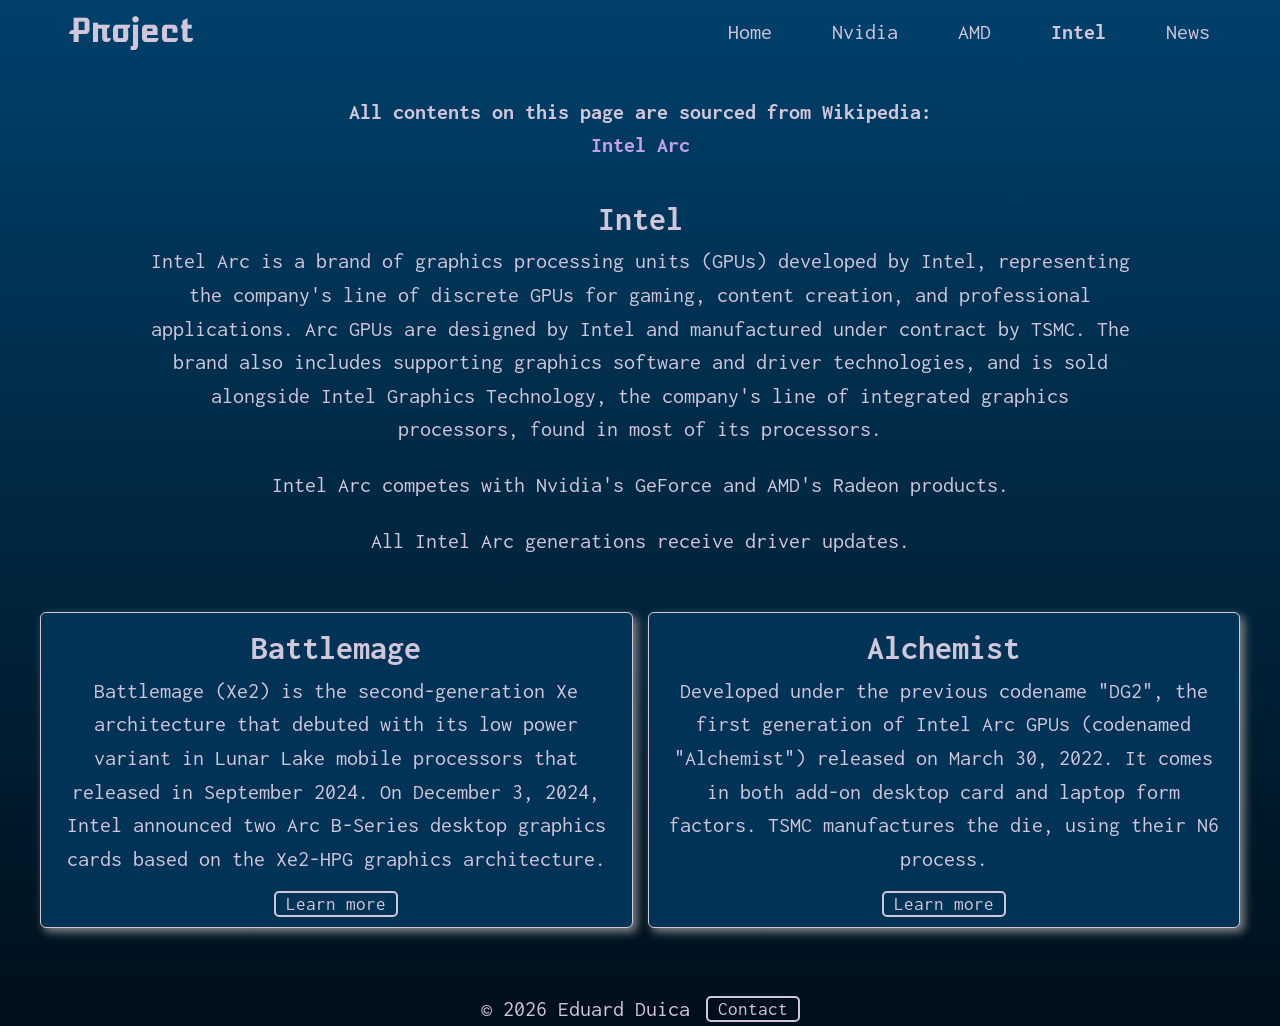
<file: pageIntel.html>
<!DOCTYPE html>
<html lang="en">
<head>
    <meta charset="UTF-8">
    <meta name="viewport" content="width=device-width, initial-scale=1.0">
    <title>Intel Page</title>
    <link rel="stylesheet" href="./style.css">
    <link rel="stylesheet" href="https://fonts.googleapis.com/css?family=Inconsolata|Atomic+Age">
</head>
<body class="intel-page-body">
    <header id="header">
        <nav>
            <ul class="nav-links">
                <li class="logo"><a href="./index.html">Project</a></li>
                <li class="hideOnMobile"><a href="./index.html">Home</a></li>
                <li class="hideOnMobile"><a href="./pageNvidia.html">Nvidia</a></li>
                <li class="hideOnMobile"><a href="./pageAMD.html">AMD</a></li>
                <li class="hideOnMobile"><a href="./pageIntel.html"><strong>Intel</strong></a></li>
                <li class="hideOnMobile"><a href="./news.html">News</a></li>
                <li class="hamburger-icon"><a href="#"><svg xmlns="http://www.w3.org/2000/svg" height="26px" viewBox="0 -960 960 960" width="26px" fill="#e3e3e3"><path d="M120-240v-80h720v80H120Zm0-200v-80h720v80H120Zm0-200v-80h720v80H120Z"/></a></li>
            </ul>
        </nav> 

        <nav>
            <ul class="nav-links sidebar">
                <li class="close-icon"><a href="#"><svg xmlns="http://www.w3.org/2000/svg" height="24px" viewBox="0 -960 960 960" width="24px" fill="#e3e3e3"><path d="m256-200-56-56 224-224-224-224 56-56 224 224 224-224 56 56-224 224 224 224-56 56-224-224-224 224Z"/></a></li>
                <li><a href="./index.html">Home</a></li>
                <li><a href="./pageNvidia.html">Nvidia</a></li>
                <li><a href="./pageAMD.html">AMD</a></li>
                <li><a href="./pageIntel.html"><strong>Intel</strong></a></li>
                <li><a href="./news.html">News</a></li>
            </ul>
        </nav>
    </header>
    
    <main id="main">
        <section class="info-source">
            <p><strong>All contents on this page are sourced from Wikipedia:</strong></p>
            <p><strong><a href="https://en.wikipedia.org/wiki/Intel_Arc" class="link-source" target="_blank" rel="noreferre">Intel Arc</a></strong></p>
        </section>

        <section class="about-topic">
            <h1>Intel</h1>
            <p>Intel Arc is a brand of graphics processing units (GPUs) developed by Intel, representing the company's line of discrete GPUs for gaming, content creation, and professional applications. Arc GPUs are designed by Intel and manufactured under contract by TSMC. The brand also includes supporting graphics software and driver technologies, and is sold alongside Intel Graphics Technology, the company's line of integrated graphics processors, found in most of its processors.</p>
            <p>Intel Arc competes with Nvidia's GeForce and AMD's Radeon products.</p>
            <p>All Intel Arc generations receive driver updates.</p>


        </section>
        <div class="grid-container">

            <article class="grid-item intel-card">
                <h1>Battlemage</h1>
                <p>Battlemage (Xe2) is the second-generation Xe architecture that debuted with its low power variant in Lunar Lake mobile processors that released in September 2024. On December 3, 2024, Intel announced two Arc B-Series desktop graphics cards based on the Xe2-HPG graphics architecture.</p>

                <button class="btn btn-open-modal open-btn">Learn more</button>

                <dialog class="modal">
                    <button class="xbtn close-btn">&times;</button>

                    <h2>Battlemage</h2>
                    
                    <img class="info-img" src="./images/generations-images/500px-Intel_Arc_Battlemage_B580_Limited_Edition.jpg" alt="An Intel Arc Battlemage B580 Limited Edition graphics card with its box and inner box as background">
                    <p>
                        By <a class="btn-link" href="//commons.wikimedia.org/wiki/User:Jiahwang" title="User:Jiahwang">Jiahwang</a> - <span class="int-own-work" lang="en">Own work</span>, <a class="btn-link" href="http://creativecommons.org/publicdomain/zero/1.0/deed.en" title="Creative Commons Zero, Public Domain Dedication">CC0</a>, <a class="btn-link"  href="https://commons.wikimedia.org/w/index.php?curid=172341750">Link</a>
                    </p>

                    <table class="info-table">
                        <caption>
                            GPUs released this generation
                        </caption>
                        <tr>
                            <th>Model Name</th>
                            <th>Launch</th>
                        </tr>
                        <tr>
                            <th>Arc 5 B580</th>
                            <th>Dec 13, 2024</th>
                        </tr>
                        <tr>
                            <th>Arc 5 B570</th>
                            <th>Jan 16, 2025</th>
                        </tr>
                    </table>
                    
                    <button class="btn btn-close-modal close-btn">Close</button>
                </dialog>
            </article>

            <article class="grid-item intel-card">
                <h1>Alchemist</h1>
                <p>Developed under the previous codename "DG2", the first generation of Intel Arc GPUs (codenamed "Alchemist") released on March 30, 2022. It comes in both add-on desktop card and laptop form factors. TSMC manufactures the die, using their N6 process.</p>

                <button class="btn btn-open-modal open-btn">Learn more</button>

                <dialog class="modal">
                    <button class="xbtn close-btn">&times;</button>

                    <h2>Alchemist</h2>
                    
                    <img class="info-img" src="./images/generations-images/500px-Intel_Arc_A770_with_Rubik's_Cube-2.jpg" alt="An Intel Arc A770 16 GB, the highest-end desktop GPU from Intel's first generation Alchemist GPUs, with a Rubik's Cube for scale">
                    <p>
                        By <a class="btn-link" href="//commons.wikimedia.org/wiki/User:Telaneo" title="User:Telaneo">Telaneo</a> - <span class="int-own-work" lang="en">Own work</span>, <a class="btn-link" href="http://creativecommons.org/publicdomain/zero/1.0/deed.en" title="Creative Commons Zero, Public Domain Dedication">CC0</a>, <a class="btn-link" href="https://commons.wikimedia.org/w/index.php?curid=128182813">Link</a>
                    </p>

                    <table class="info-table">
                        <caption>
                            GPUs released this generation
                        </caption>
                        <tr>
                            <th>Model Name</th>
                            <th>Launch</th>
                        </tr>
                        <tr>
                            <th>Arc 3 A380</th>
                            <th>Jun 14, 2022</th>
                        </tr>
                        <tr>
                            <th>Arc 3 A310</th>
                            <th>Sep 28, 2022</th>
                        </tr>
                        <tr>
                            <th>Arc 5 A750</th>
                            <th>Oct 14, 2022</th>
                        </tr>
                        <tr>
                            <th>Arc 5 A770 8GB</th>
                            <th>Oct 14, 2022</th>
                        </tr>
                        <tr>
                            <th>Arc 5 A770 16GB</th>
                            <th>Oct 14, 2022</th>
                        </tr>
                    </table>
                    
                    <button class="btn btn-close-modal close-btn">Close</button>
                </dialog>
            </article>

        </div>
    </main>

    <footer id="footer">
        <p>&copy; 2026 Eduard Duica</p>
        
        <button class="btn open-btn">Contact</button>
        <dialog class="modal contact-modal">
            <button class="xbtn close-btn">&times;</button>

            <h2>Contact</h2>
            <p>Use the form below to contact me if you notice an error or out of date information on the website.</p>

            <form action="mailto:20251554@dcfe.ie">
                <label for="fname">First Name:</label>
                <input type="text" id="fname" name="firstname" placeholder="Mike">

                <br>
                
                <label for="lname">Last Name:</label>
                <input type="text" id="lname" name="lastname" placeholder="Rafone">

                <br>

                <label for="email">Email:</label>
                <input type="email" id="email" name="email" placeholder="mikerafone@mail.com">

                <br>

                <label for="message">Message:</label>
                <br>

                <textarea name="message" id="message" placeholder="Write your message here..."></textarea>

                <br>
                <input type="checkbox" id="uncheckbox" name="uncheckbox" checked>
                <label for="uncheckbox">Uncheck this box if you want</label>
                <br>

                <input type="checkbox" id="checkbox" name="checkbox" required>
                <label for="checkbox">Check this box</label>

                <br>

                <input type="submit" class="btn" >

            </form>
        </dialog>
    </footer>
    <script src="./script.js"></script>
</body>
</html>
</file>
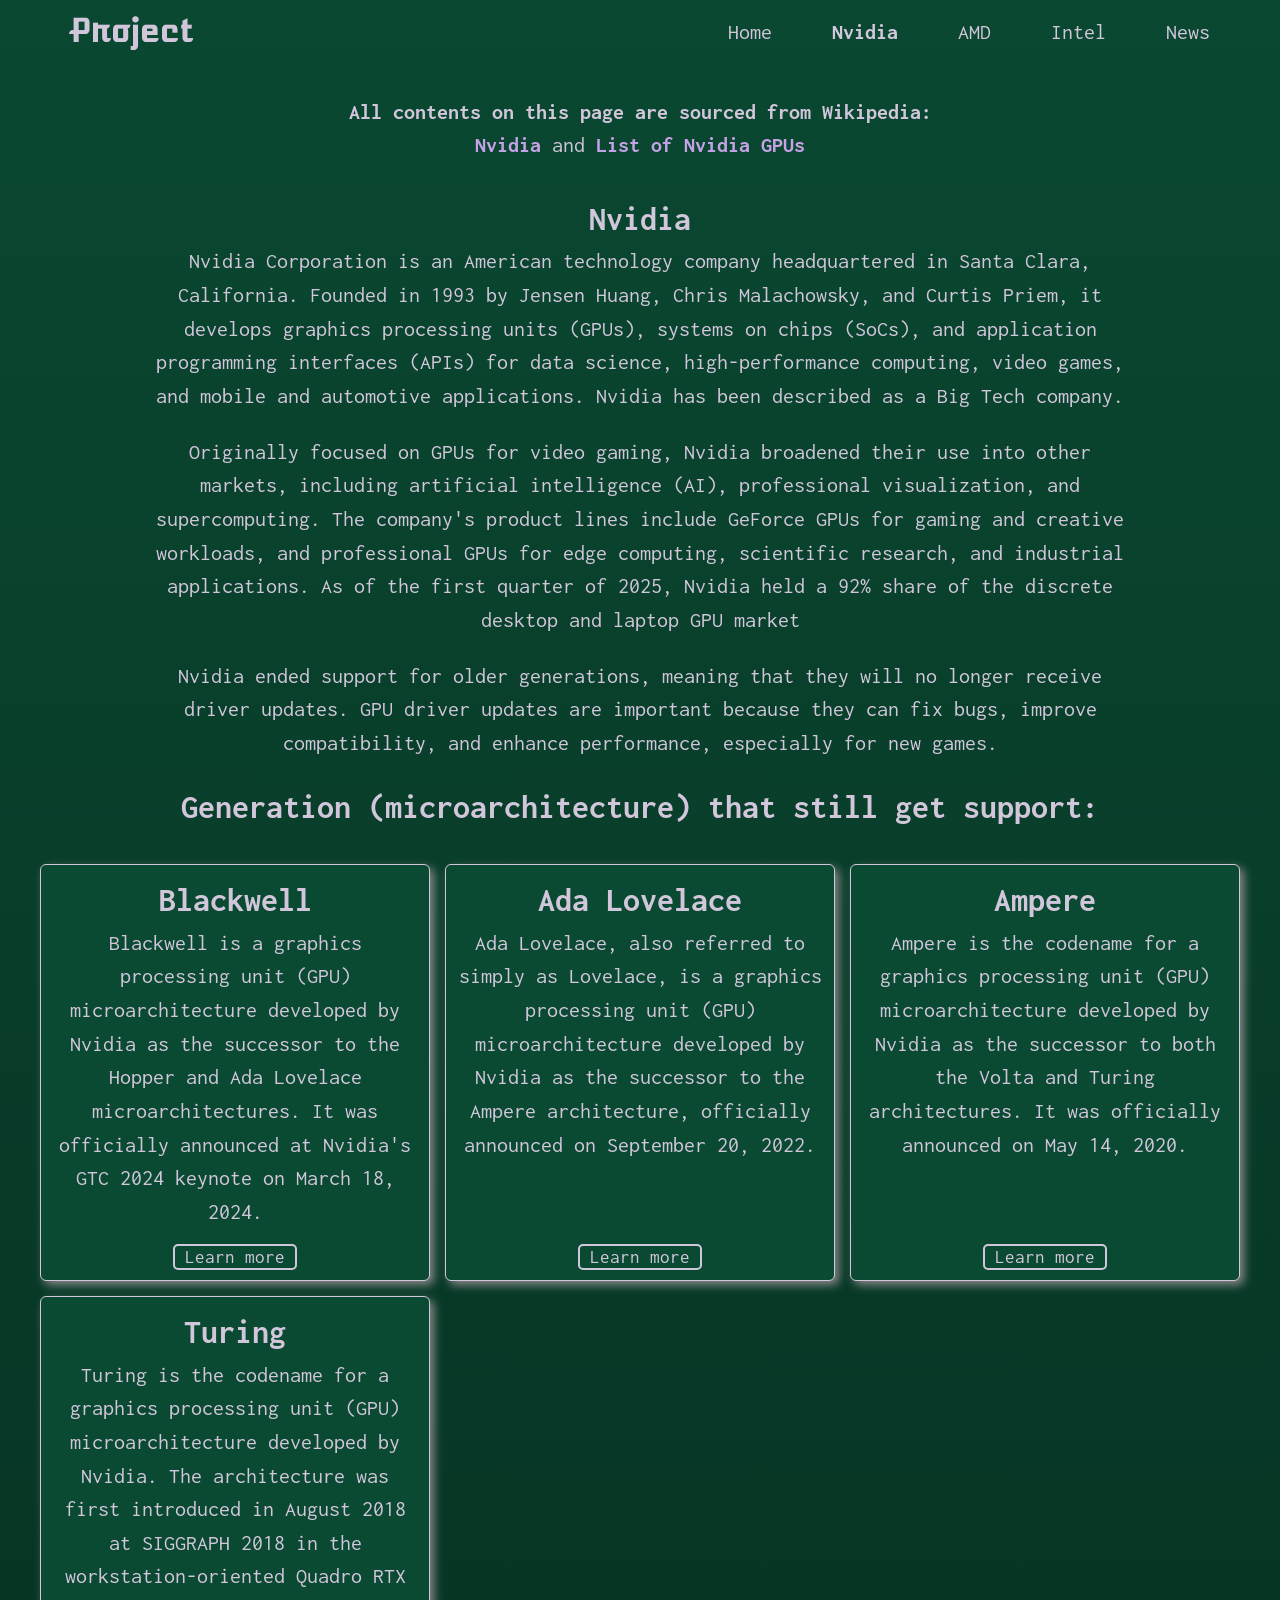
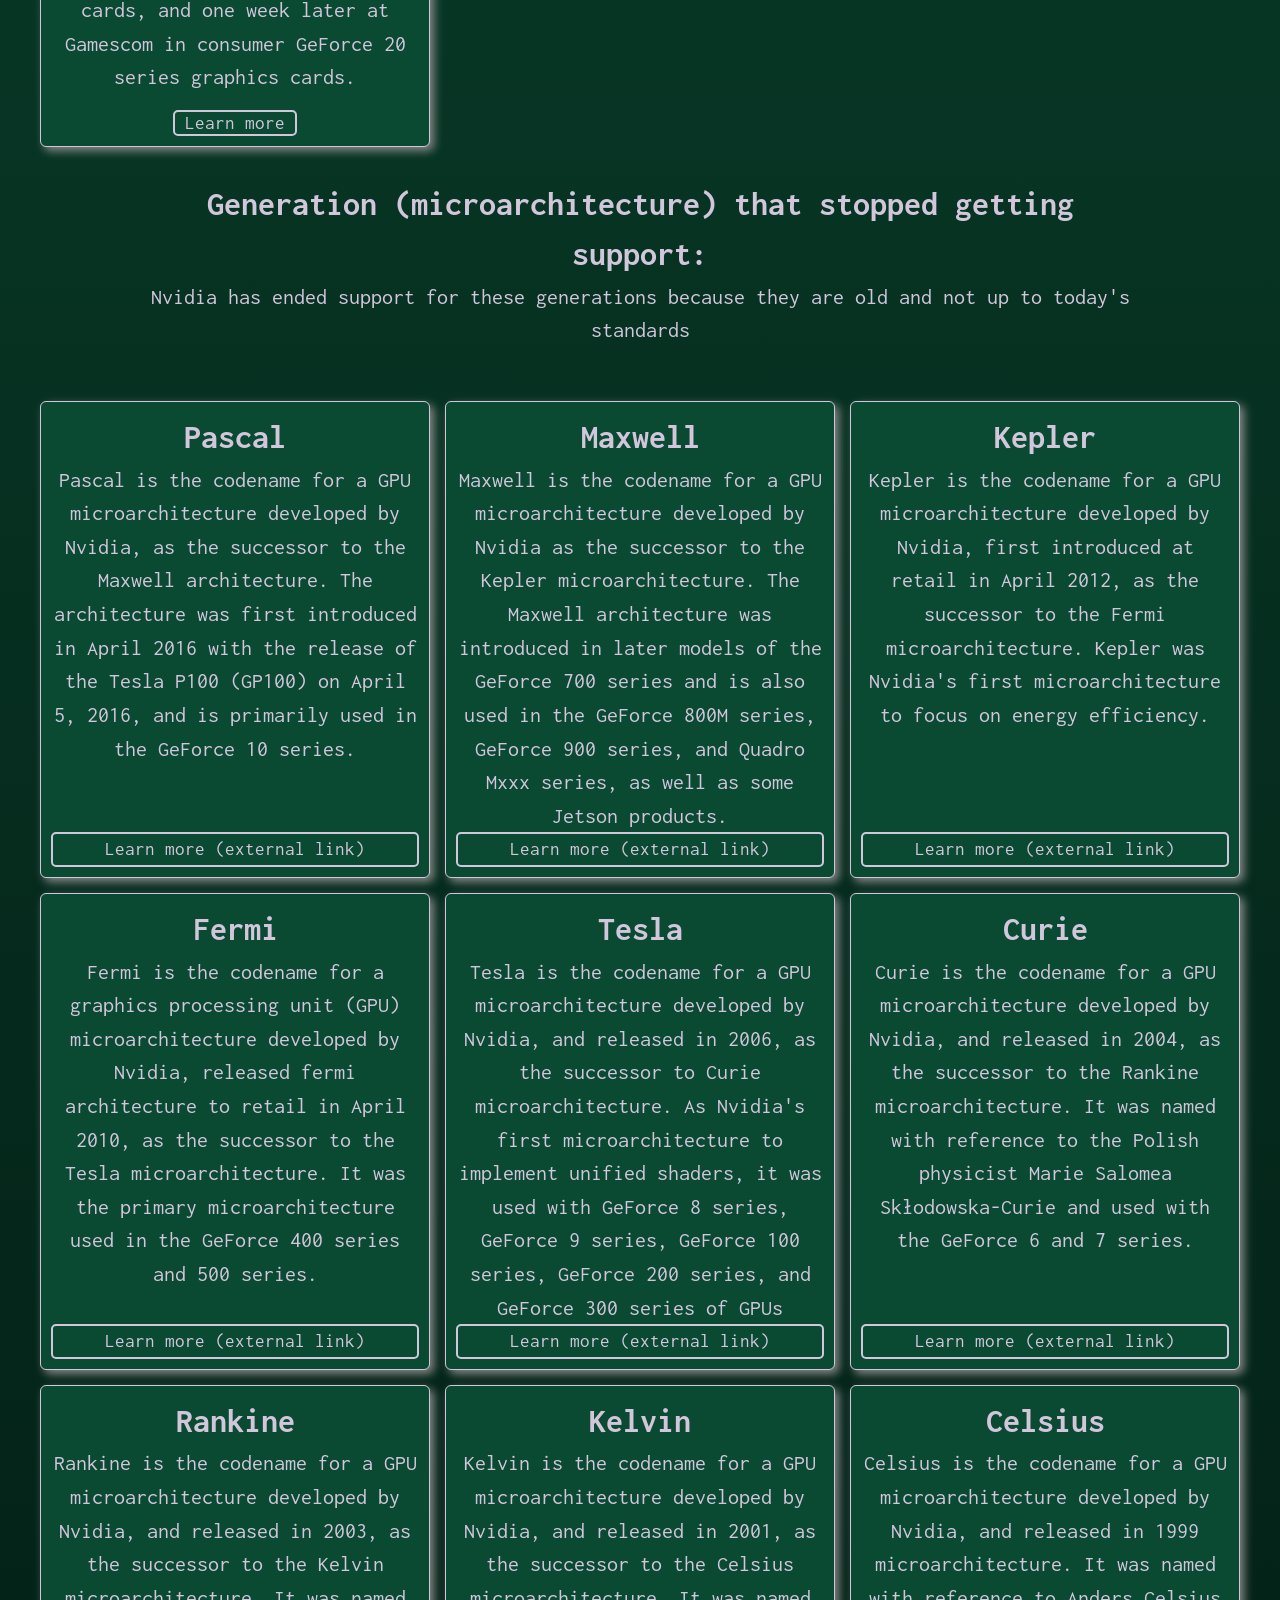
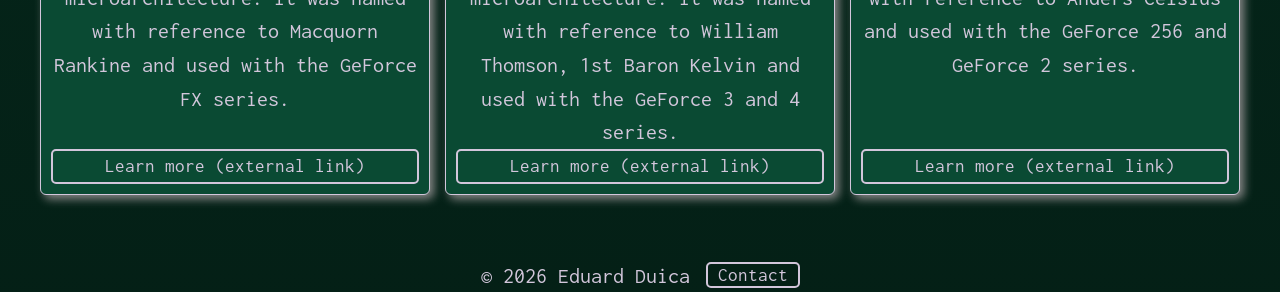
<file: pageNvidia.html>
<!DOCTYPE html>
<html lang="en">
<head>
    <meta charset="UTF-8">
    <meta name="viewport" content="width=device-width, initial-scale=1.0">
    <title>Nvidia Page</title>
    <link rel="stylesheet" href="./style.css">
    <link rel="stylesheet" href="https://fonts.googleapis.com/css?family=Inconsolata|Atomic+Age">
</head>
<body class="nvidia-page-body">
    <header id="header">
        <nav>
            <ul class="nav-links">
                <li class="logo"><a href="./index.html">Project</a></li>
                <li class="hideOnMobile"><a href="./index.html">Home</a></li>
                <li class="hideOnMobile"><a href="./pageNvidia.html"><strong>Nvidia</strong></a></li>
                <li class="hideOnMobile"><a href="./pageAMD.html">AMD</a></li>
                <li class="hideOnMobile"><a href="./pageIntel.html">Intel</a></li>
                <li class="hideOnMobile"><a href="./news.html">News</a></li>
                <li class="hamburger-icon"><a href="#"><svg xmlns="http://www.w3.org/2000/svg" height="26px" viewBox="0 -960 960 960" width="26px" fill="#e3e3e3"><path d="M120-240v-80h720v80H120Zm0-200v-80h720v80H120Zm0-200v-80h720v80H120Z"/></a></li>
            </ul>
        </nav> 

        <nav>
            <ul class="nav-links sidebar">
                <li class="close-icon"><a href="#"><svg xmlns="http://www.w3.org/2000/svg" height="24px" viewBox="0 -960 960 960" width="24px" fill="#e3e3e3"><path d="m256-200-56-56 224-224-224-224 56-56 224 224 224-224 56 56-224 224 224 224-56 56-224-224-224 224Z"/></a></li>
                <li><a href="./index.html">Home</a></li>
                <li><a href="./pageNvidia.html"><strong>Nvidia</strong></a></li>
                <li><a href="./pageAMD.html">AMD</a></li>
                <li><a href="./pageIntel.html">Intel</a></li>
                <li><a href="./news.html">News</a></li>
            </ul>
        </nav>
    </header>
    
    <main id="main">
        <section class="info-source">
            <p><strong>All contents on this page are sourced from Wikipedia:</strong></p>
            <p><strong><a href="https://en.wikipedia.org/wiki/Nvidia" class="link-source" target="_blank" rel="noreferre">Nvidia</a></strong> and <strong><a href="https://en.wikipedia.org/wiki/List_of_Nvidia_graphics_processing_units" class="link-source" target="_blank" rel="noreferre">List of Nvidia GPUs</a></strong></p>
        </section>

        <section class="about-topic">
            <h1>Nvidia</h1>
            <p>
                Nvidia Corporation is an American technology company headquartered in Santa Clara, California. Founded in 1993 by Jensen Huang, Chris Malachowsky, and Curtis Priem, it develops graphics processing units (GPUs), systems on chips (SoCs), and application programming interfaces (APIs) for data science, high-performance computing, video games, and mobile and automotive applications. Nvidia has been described as a Big Tech company.
            </p>
            <p>
                Originally focused on GPUs for video gaming, Nvidia broadened their use into other markets, including artificial intelligence (AI), professional visualization, and supercomputing. The company's product lines include GeForce GPUs for gaming and creative workloads, and professional GPUs for edge computing, scientific research, and industrial applications. As of the first quarter of 2025, Nvidia held a 92% share of the discrete desktop and laptop GPU market
            </p>
            <p>
                Nvidia ended support for older generations, meaning that they will no longer receive driver updates. GPU driver updates are important because they can fix bugs, improve compatibility, and enhance performance, especially for new games. 
            </p>

            <h2>Generation (microarchitecture) that still get support:</h2>
        </section>

        <div class="grid-container">

            <article class="grid-item nvidia-card">
                <h1>Blackwell</h1>
                <p>Blackwell is a graphics processing unit (GPU) microarchitecture developed by Nvidia as the successor to the Hopper and Ada Lovelace microarchitectures. It was officially announced at Nvidia's GTC 2024 keynote on March 18, 2024.</p>

                <button class="btn btn-open-modal open-btn">Learn more</button>

                <dialog class="modal">
                    <button class="xbtn close-btn">&times;</button>

                    <h2>Blackwell</h2>

                    <img class="info-img" src="./images/generations-images/500px-AI助手能帮我超频？COMPUTEX_NV展区体验_(极客湾Geekerwan)_07.png" alt="A GB200 die with Blackwell processors">
                    <p>By 极客湾Geekerwan, <a class="btn-link" href="https://creativecommons.org/licenses/by/3.0" title="Creative Commons Attribution 3.0">CC BY 3.0</a>, <a class="btn-link" href="https://commons.wikimedia.org/w/index.php?curid=149199498">Link</a>
                    </p>
                    
                    <h3>About The Architecture</h3>
                    <p>
                        Blackwell is fabricated on the custom 4NP process node for datacenter products, and on the custom 4N process node for consumer products, from TSMC. 4NP is an enhancement of the 4N node used for the Hopper and Ada Lovelace architectures. The Nvidia-specific 4NP process likely adds metal layers to the standard TSMC N4P technology. The GB100 die contains 104 billion transistors, a 30% increase over the 80 billion transistors in the previous generation Hopper GH100 die. As Blackwell cannot reap the benefits that come with a major process node advancement, it must achieve power efficiency and performance gains through underlying architectural changes.
                    </p>
                    <p>
                        The GB100 die is at the reticle limit of semiconductor fabrication. The reticle limit in semiconductor fabrication is the maximum size of features that lithography machines can etch into a silicon die. Previously, Nvidia had nearly hit TSMC's reticle limit with GH100's 814 mm2 die. In order to not be constrained by die size, Nvidia's B100 accelerator utilizes two GB100 dies in a single package, connected with a 10 TB/s link that Nvidia calls the NV-High Bandwidth Interface (NV-HBI). NV-HBI is based on the NVLink 7 protocol. Nvidia CEO Jensen Huang said in an interview with CNBC that Nvidia had spent around $10 billion in research and development for Blackwell's NV-HBI die interconnect. Veteran semiconductor engineer Jim Keller, who had worked on AMD's K7, K12 and Zen architectures, criticized this figure and claimed that the same outcome could be achieved for $1 billion through using Ultra Ethernet rather than the proprietary NVLink system. The two connected GB100 dies are able to act like a large monolithic piece of silicon with full cache coherency between both dies. The dual die package totals 208 billion transistors. Those two GB100 dies are placed on top of a silicon interposer produced using TSMC's CoWoS-L 2.5D packaging technique.
                    </p>
                    <p>
                        On the consumer side, Blackwell's largest die, GB202, measures in at 750mm2 which is 20% larger than AD102, Ada Lovelace's largest die. GB202 contains a total of 24,576 CUDA cores, 28.5% more than the 18,432 CUDA cores in AD102. GB202 is the largest consumer die designed by Nvidia since the 754mm2 TU102 die in 2018, based on the Turing microarchitecture. The gap between GB202 and GB203 has also gotten much wider compared to previous generations. GB202 features more than double the number of CUDA cores than GB203 which was not the case with AD102 over AD103.
                    </p>
                    

                    <table class="info-table">
                        <caption>
                            GPUs released this generation
                        </caption>
                        <tr>
                            <th>Model Name</th>
                            <th>Launch</th>
                        </tr>
                        <tr>
                            <th>GeForce RTX 5090</th>
                            <th>Jan 30, 2025</th>
                        </tr>
                        <tr>
                            <th>GeForce RTX 5080</th>
                            <th>Jan 30, 2025</th>
                        </tr>
                        <tr>
                            <th>GeForce RTX 5070 Ti</th>
                            <th>Mar 5, 2025</th>
                        </tr>
                        <tr>
                            <th>GeForce RTX 5060 Ti</th>
                            <th>April 16, 2025</th>
                        </tr>
                        <tr>
                            <th>GeForce RTX 5060 Ti</th>
                            <th>April 16, 2025</th>
                        </tr>
                        <tr>
                            <th>GeForce RTX 5060</th>
                            <th>May 19, 2025</th>
                        </tr>
                        <tr>
                            <th>GeForce RTX 5050</th>
                            <th>July 1, 2025</th>
                        </tr>
                    </table>


                    <h3>About RTX 50 series</h3>
                    <ul class="info-list">
                        <li>GeForce RTX 50 series desktop GPUs are the first consumer GPUs to utilize a PCIe 5.0 interface and GDDR7 video memory.</li>
                        <li>Supported APIs: Direct3D 12.2, OpenGL 4.6, OpenCL 3.0, Vulkan 1.4 and CUDA 12.x</li>
                        <li>Supported display connections: HDMI 2.1b, DisplayPort 2.1b</li>
                        <li>9th gen NVENC (3×/2×/1×) / 6th gen NVDEC (2×/1×)</li>
                        <li>NVIDIA DLSS 4 (Multi Frame Generation support)</li>
                        <li>AI Management Processor (AMP)</li>
                        <li>Reflex 2 optimized</li>
                        <li>Tensor core 5th gen (INT4/FP4 capabilities and second-generation FP8 Transformer Engine)</li>
                        <li>RT core 4th gen</li>
                        <li>Shader processors, RT cores and tensor cores optimized for RTX Neural Shaders and new neural workloads</li>
                        <li>Mega Geometry Technology optimized (Shader processors and RT cores)</li>
                        <li>Shader Execution Reordering (SER) 2.0</li>
                        <li>Linear Swept Spheres (LSS)</li>
                    </ul>

                    <a href="https://en.wikipedia.org/wiki/Blackwell_(microarchitecture)" class="btn-link" target="_blank" rel="noreferre"><strong>Learn More about Blackwell</strong></a>

                    <button class="btn btn-close-modal close-btn">Close</button>
                </dialog>
            </article>

            <article class="grid-item nvidia-card">
                <h1>Ada Lovelace</h1>
                <p>Ada Lovelace, also referred to simply as Lovelace, is a graphics processing unit (GPU) microarchitecture developed by Nvidia as the successor to the Ampere architecture, officially announced on September 20, 2022.</p>

                <button class="btn btn-open-modal open-btn">Learn more</button>

                <dialog class="modal">
                    <button class="xbtn close-btn">&times;</button>

                    <h2>Ada Lovelace</h2>
                    
                    <h3>Architectural details</h3>
                    <p>Architectural improvements of the Ada Lovelace architecture include the following:</p>

                    <ul class="info-list">
                        <li>CUDA Compute Capability 8.9</li>
                        <li>TSMC 4N process (custom designed for Nvidia) - not to be confused with TSMC's regular N4 node</li>
                        <li>4th-generation Tensor Cores with FP8, FP16, bfloat16, TensorFloat-32 (TF32) and sparsity acceleration</li>
                        <li>3rd-generation Ray Tracing Cores, plus concurrent ray tracing and shading and compute</li>
                        <li>Shader Execution Reordering (SER)</li>
                        <li>Nvidia video encoder/decoder (NVENC/NVDEC) with 8K 10-bit 60FPS AV1 fixed function hardware encoding</li>
                        <li>No NVLink support</li> 
                    </ul>
                    

                    <table class="info-table">
                        <caption>
                            GPUs released this generation
                        </caption>
                        <tr>
                            <th>Model Name</th>
                            <th>Launch</th>
                        </tr>
                        <tr>
                            <th>GeForce RTX 4090</th>
                            <th>Oct 12, 2022</th>
                        </tr>
                        <tr>
                            <th>GeForce RTX 4080</th>
                            <th>Nov 16, 2022</th>
                        </tr>
                        <tr>
                            <th>GeForce RTX 4070 Ti</th>
                            <th>Jan 5, 2023</th>
                        </tr>
                        <tr>
                            <th>GeForce RTX 4070</th>
                            <th>Apr 13, 2023</th>
                        </tr>
                        <tr>
                            <th>GeForce RTX 4060 Ti (8GB)</th>
                            <th>May 24, 2023</th>
                        </tr>
                        <tr>
                            <th>GeForce RTX 4060</th>
                            <th>Jun 29, 2023</th>
                        </tr>
                        <tr>
                            <th>GeForce RTX 4060 Ti (16GB)</th>
                            <th>Jul 18, 2023</th>
                        </tr>
                        <tr>
                            <th>GeForce RTX 4070 Super</th>
                            <th>Jan 17, 2024</th>
                        </tr>
                        <tr>
                            <th>GeForce RTX 4070 Ti Super</th>
                            <th>Jan 24, 2024</th>
                        </tr>
                        <tr>
                            <th>GeForce RTX 4080 Super</th>
                            <th>Jan 31, 2024</th>
                        </tr>
                    </table>
                    
                    <h3>Abount RTX 40 series</h3>
                    <ul class="info-list">
                        <li>Supported APIs: Direct3D 12 Ultimate (12_2), OpenGL 4.6, OpenCL 3.0, Vulkan 1.3 and CUDA 8.9</li>
                        <li>Supported display connections: HDMI 2.1, DisplayPort 1.4a</li>
                        <li>Tensor core 4th gen</li>
                        <li>RT core 3rd gen</li>
                        <li>NVIDIA DLSS 3</li>
                        <li>NVIDIA DLSS 3.5</li>
                        <li>Shader Execution Reordering</li>
                        <li>Dual NVENC with 8K 10-bit 60FPS AV1 fixed function hardware encoding</li>
                        <li>Opacity Micro-Maps (OMM)</li>
                        <li>Displacement Micro-Meshes (DMM)</li>
                        <li>No NVLink support, Multi-GPU over PCIe 5.0</li>
                    </ul>

                    <a href="https://en.wikipedia.org/wiki/Ada_Lovelace_(microarchitecture)" class="btn-link" target="_blank" rel="noreferre"><strong>Learn More about Ada Lovelace</strong></a>

                    <button class="btn btn-close-modal close-btn">Close</button>
                </dialog>
            </article>

            <article class="grid-item nvidia-card">
                <h1>Ampere</h1>
                <p>Ampere is the codename for a graphics processing unit (GPU) microarchitecture developed by Nvidia as the successor to both the Volta and Turing architectures. It was officially announced on May 14, 2020.</p>

                <button class="btn btn-open-modal open-btn">Learn more</button>

                <dialog class="modal">
                    <button class="xbtn close-btn">&times;</button>

                    <h2>Ampere</h2>

                    <h3>Architectural details</h3>
                    <p>Architectural improvements of the Ampere architecture include the following:</p>

                    <ul class="info-list">
                        <li>CUDA Compute Capability 8.0 for A100 and 8.6 for the GeForce 30 series</li>
                        <li>TSMC's 7 nm FinFET process for A100</li>
                        <li>Custom version of Samsung's 8 nm process (8N) for the GeForce 30 series</li>
                        <li>Third-generation Tensor Cores with FP16, bfloat16, TensorFloat-32 (TF32) and FP64 support and sparsity acceleration. The individual Tensor cores have with 256 FP16 FMA operations per clock 4x processing power (GA100 only, 2x on GA10x) compared to previous Tensor Core generations; the Tensor Core Count is reduced to one per SM.</li>
                        <li>Second-generation ray tracing cores; concurrent ray tracing, shading, and compute for the GeForce 30 series</li>
                        <li>High Bandwidth Memory 2 (HBM2) on A100 40 GB and A100 80 GB</li>
                        <li>GDDR6X memory for GeForce RTX 3090, RTX 3080 Ti, RTX 3080, RTX 3070 Ti</li>
                        <li>Double FP32 cores per SM on GA10x GPUs</li>
                        <li>NVLink 3.0 with a 50 Gbit/s per pair throughput</li>
                        <li>PCI Express 4.0 with SR-IOV support (SR-IOV is reserved only for A100)</li>
                        <li>Multi-instance GPU (MIG) virtualization and spatial GPU partitioning feature in A100 supporting up to seven instances</li>
                        <li>PureVideo feature set K hardware video decoding with AV1 hardware decoding for the GeForce 30 series and feature set J for A100</li>
                        <li>5 NVDEC for A100</li>
                        <li>Adds new hardware-based 5-core JPEG decode (NVJPG) with YUV420, YUV422, YUV444, YUV400, RGBA. Should not be confused with Nvidia NVJPEG (GPU-accelerated library for JPEG encoding/decoding)</li>
                    </ul>

                    <table class="info-table">
                        <caption>
                            GPUs released this generation
                        </caption>
                        <tr>
                            <th>Model Name</th>
                            <th>Launch</th>
                        </tr>
                        <tr>
                            <th>GeForce RTX 3080</th>
                            <th>Sep 17, 2020</th>
                        </tr>
                        <tr>
                            <th>GeForce RTX 3090</th>
                            <th>Sep 24, 2020</th>
                        </tr>
                        <tr>
                            <th>GeForce RTX 3070</th>
                            <th>Oct 29, 2020</th>
                        </tr>
                        <tr>
                            <th>GeForce RTX 3060 Ti</th>
                            <th>Dec 2, 2020</th>
                        </tr>
                        <tr>
                            <th>GeForce RTX 3060</th>
                            <th>Feb 25, 2021</th>
                        </tr>
                        <tr>
                            <th>GeForce RTX 3080 Ti</th>
                            <th>Jun 3, 2021</th>
                        </tr>
                        <tr>
                            <th>GeForce RTX 3070 Ti</th>
                            <th>Jun 10, 2021</th>
                        </tr>
                        <tr>
                            <th>GeForce RTX 3080 (12 GB)</th>
                            <th>Jan 11, 2022</th>
                        </tr>
                        <tr>
                            <th>GeForce RTX 3050</th>
                            <th>Jan 27, 2022</th>
                        </tr>
                        <tr>
                            <th>GeForce RTX 3090 Ti</th>
                            <th>Mar 29, 2022</th>
                        </tr>
                    </table>

                    <h3>Abount RTX 30 series</h3>
                    <ul class="info-list">
                        <li>Supported APIs: Direct3D 12 Ultimate (12_2), OpenGL 4.6, OpenCL 3.0, Vulkan 1.3 and CUDA 8.6</li>
                        <li>Supported display connections: HDMI 2.1, DisplayPort 1.4a</li>
                        <li>NVENC 7th generation</li>
                        <li>Tensor core 3rd gen</li>
                        <li>RT Core 2nd gen</li>
                        <li>RTX IO</li>
                        <li>Improved NVDEC with AV1 decode</li>
                        <li>NVIDIA DLSS 2.0</li>
                    </ul>
                    
                    <a href="https://en.wikipedia.org/wiki/Ampere_(microarchitecture)" class="btn-link" target="_blank" rel="noreferre"><strong>Learn More about Ampere</strong></a>

                    <button class="btn btn-close-modal close-btn">Close</button>
                </dialog>
            </article>

            <article class="grid-item nvidia-card">
                <h1>Turing</h1>
                <p>Turing is the codename for a graphics processing unit (GPU) microarchitecture developed by Nvidia. The architecture was first introduced in August 2018 at SIGGRAPH 2018 in the workstation-oriented Quadro RTX cards, and one week later at Gamescom in consumer GeForce 20 series graphics cards.</p>

                <button class="btn btn-open-modal open-btn">Learn more</button>

                <dialog class="modal">
                    <button class="xbtn close-btn">&times;</button>

                    <h2>Turing</h2>

                    <img class="info-img" src="./images/generations-images/500px-Nvidia@12nm@Turing@TU104@GeForce_RTX_2080@S_TAIWAN_1841A1_PKYN44.000_TU104-400-A1_DSCx3.jpg" alt="Nvidia GeForce RTX 2080 (TU104 | Turing) (Package | Close-Up)">
                    <p>By Fritzchens Fritz, <a class="btn-link" href="https://commons.wikimedia.org/w/index.php?curid=104363371">Link</a></p>

                    <h3>Features in Turing:</h3>
                    <ul class="info-list">
                        <li>CUDA cores (SM, Streaming Multiprocessor)</li>
                        <li>Compute Capability 7.5</li>
                        <li>Traditional rasterized shaders and compute</li>
                        <li>Concurrent execution of integer and floating point operations (inherited from Volta)</li>
                        <li>Ray-tracing (RT) cores
                            <ul class="info-list">
                                <li>Bounding volume hierarchy acceleration</li>
                                <li>Shadows, ambient occlusion, lighting, reflections</li>
                            </ul>
                        </li>
                        <li>Tensor (AI) cores
                            <ul class="info-list">
                                <li>Artificial intelligence</li>
                                <li>Large matrix operations</li>
                                <li>Deep Learning Super Sampling (DLSS)</li>
                            </ul>
                        </li>
                        <li>Nvidia Optical Flow Accelerator for video interpolation workloads</li>
                        <li>Memory controller with GDDR6/HBM2 support</li>
                        <li>DisplayPort 1.4a with Display Stream Compression (DSC) 1.2</li>
                        <li>PureVideo Feature Set J hardware video decoding</li>
                        <li>GPU Boost 4</li>
                        <li>NVLink Bridge with VRAM stacking pooling memory from multiple cards</li>
                        <li>VirtualLink VR</li>
                        <li>NVENC hardware encoding</li>
                        <li>The GDDR6 memory is produced by Samsung Electronics for the Quadro RTX series. The RTX 20 series initially launched with Micron memory chips, before switching to Samsung chips by November 2018.</li>
                    </ul>

                    <table class="info-table">
                        <caption>
                            GPUs released this generation
                        </caption>
                        <tr>
                            <th>Model Name</th>
                            <th>Launch</th>
                        </tr>
                        <tr>
                            <th>GeForce RTX 2080</th>
                            <th>Sep 20, 2018</th>
                        </tr>
                        <tr>
                            <th>GeForce RTX 2080 Ti</th>
                            <th>Sep 27, 2018</th>
                        </tr>
                        <tr>
                            <th>GeForce RTX 2070</th>
                            <th>Oct 17, 2018</th>
                        </tr>
                        <tr>
                            <th>Nvidia Titan RTX</th>
                            <th>Dec 18, 2018</th>
                        </tr>
                        <tr>
                            <th>GeForce RTX 2060</th>
                            <th>Jan 15, 2019</th>
                        </tr>
                        <tr>
                            <th>GeForce RTX 2060 Super</th>
                            <th>Jul 9, 2019</th>
                        </tr>
                        <tr>
                            <th>GeForce RTX 2070 Super</th>
                            <th>Jul 9, 2019</th>
                        </tr>
                        <tr>
                            <th>GeForce RTX 2080 Super</th>
                            <th>Jul 23, 2019</th>
                        </tr>
                        <tr>
                            <th>GeForce RTX 2060 (12 GB)</th>
                            <th>Dec 7, 2021</th>
                        </tr>
                        <tr>
                            <th>GeForce GTX 1660 Ti</th>
                            <th>Feb 21, 2019</th>
                        </tr>
                        <tr>
                            <th>GeForce GTX 1660</th>
                            <th>Mar 14, 2019</th>
                        </tr>
                        <tr>
                            <th>GeForce GTX 1650</th>
                            <th>Apr 23, 2019</th>
                        </tr>
                        <tr>
                            <th>GeForce GTX 1650 Super</th>
                            <th>Nov 22, 2019</th>
                        </tr>
                        <tr>
                            <th>GeForce GTX 1660 Super</th>
                            <th>Oct 29, 2019</th>
                        </tr>
                        <tr>
                            <th>GeForce GTX 1630</th>
                            <th>Jun 28, 2022</th>
                        </tr>
                    </table>

                    <h3>About RTX 20 series</h3>
                    <ul class="info-list">
                        <li>Supported APIs: Direct3D 12 Ultimate (12_2), OpenGL 4.6, OpenCL 3.0, Vulkan 1.3 and CUDA 7.5</li>
                        <li>Unlike previous generations the RTX Non-Super (RTX 2070, RTX 2080, RTX 2080 Ti) Founders Edition cards no longer have reference clocks, but are "Factory-OC". However, RTX Supers (RTX 2060 Super, RTX 2070 Super, and RTX 2080 Super) Founders Edition are reference clocks.</li>
                        <li>NVENC 6th generation (B-frame, etc.)</li>
                    </ul>

                    <h3>About GTX 16 series</h3>
                    <ul class="info-list">
                        <li>Supported APIs: Direct3D 12 (feature level 12_1), OpenGL 4.6, OpenCL 3.0, Vulkan 1.3 and CUDA 7.5</li>
                        <li>NVENC 6th generation (B-frame, etc.)</li>
                        <li>TU117 only supports Volta NVENC (5th generation)</li>
                    </ul>
                    
                    <a href="https://en.wikipedia.org/wiki/Turing_(microarchitecture)" class="btn-link" target="_blank" rel="noreferre"><strong>Learn More about Turing</strong></a>

                    <button class="btn btn-close-modal close-btn">Close</button>
                </dialog>
            </article>
        </div>

        <section class="about-topic">
            <h1>Generation (microarchitecture) that stopped getting support:</h1>
            <p>Nvidia has ended support for these generations because they are old and not up to today's standards</p>
        </section>

        <div class="grid-container">

            <article class="grid-item nvidia-card">
                <h1>Pascal</h1>
                <p>Pascal is the codename for a GPU microarchitecture developed by Nvidia, as the successor to the Maxwell architecture. The architecture was first introduced in April 2016 with the release of the Tesla P100 (GP100) on April 5, 2016, and is primarily used in the GeForce 10 series.</p>

                <a href="https://en.wikipedia.org/wiki/Pascal_(microarchitecture)" class="btn" target="_blank" rel="noreferre">Learn more (external link)</a>
            </article>
            
            <article class="grid-item nvidia-card">
                <h1>Maxwell</h1>
                <p>Maxwell is the codename for a GPU microarchitecture developed by Nvidia as the successor to the Kepler microarchitecture. The Maxwell architecture was introduced in later models of the GeForce 700 series and is also used in the GeForce 800M series, GeForce 900 series, and Quadro Mxxx series, as well as some Jetson products.</p>

                <a href="https://en.wikipedia.org/wiki/Maxwell_(microarchitecture)" class="btn" target="_blank" rel="noreferre">Learn more (external link)</a>
            </article>

            <article class="grid-item nvidia-card">
                <h1>Kepler</h1>
                <p>Kepler is the codename for a GPU microarchitecture developed by Nvidia, first introduced at retail in April 2012, as the successor to the Fermi microarchitecture. Kepler was Nvidia's first microarchitecture to focus on energy efficiency.</p>

                <a href="https://en.wikipedia.org/wiki/Kepler_(microarchitecture)" class="btn" target="_blank" rel="noreferre">Learn more (external link)</a>
            </article>
            
            <article class="grid-item nvidia-card">
                <h1>Fermi</h1>
                <p>Fermi is the codename for a graphics processing unit (GPU) microarchitecture developed by Nvidia, released fermi architecture to retail in April 2010, as the successor to the Tesla microarchitecture. It was the primary microarchitecture used in the GeForce 400 series and 500 series.</p>

                <a href="https://en.wikipedia.org/wiki/Fermi_(microarchitecture)" class="btn" target="_blank" rel="noreferre">Learn more (external link)</a>
            </article>
            
            <article class="grid-item nvidia-card">
                <h1>Tesla</h1>
                <p>Tesla is the codename for a GPU microarchitecture developed by Nvidia, and released in 2006, as the successor to Curie microarchitecture. As Nvidia's first microarchitecture to implement unified shaders, it was used with GeForce 8 series, GeForce 9 series, GeForce 100 series, GeForce 200 series, and GeForce 300 series of GPUs</p>

                <a href="https://en.wikipedia.org/wiki/Tesla_(microarchitecture)" class="btn" target="_blank" rel="noreferre">Learn more (external link)</a>
            </article>
            
            <article class="grid-item nvidia-card">
                <h1>Curie</h1>
                <p>Curie is the codename for a GPU microarchitecture developed by Nvidia, and released in 2004, as the successor to the Rankine microarchitecture. It was named with reference to the Polish physicist Marie Salomea Skłodowska-Curie and used with the GeForce 6 and 7 series.</p>

                <a href="https://en.wikipedia.org/wiki/Curie_(microarchitecture)" class="btn" target="_blank" rel="noreferre">Learn more (external link)</a>
            </article>
            
            <article class="grid-item nvidia-card">
                <h1>Rankine</h1>
                <p>Rankine is the codename for a GPU microarchitecture developed by Nvidia, and released in 2003, as the successor to the Kelvin microarchitecture. It was named with reference to Macquorn Rankine and used with the GeForce FX series.</p>

                <a href="https://en.wikipedia.org/wiki/Rankine_(microarchitecture)" class="btn" target="_blank" rel="noreferre">Learn more (external link)</a>
            </article>
            
            <article class="grid-item nvidia-card">
                <h1>Kelvin</h1>
                <p>Kelvin is the codename for a GPU microarchitecture developed by Nvidia, and released in 2001, as the successor to the Celsius microarchitecture. It was named with reference to William Thomson, 1st Baron Kelvin and used with the GeForce 3 and 4 series.</p>

                <a href="https://en.wikipedia.org/wiki/Kelvin_(microarchitecture)" class="btn" target="_blank" rel="noreferre">Learn more (external link)</a>
            </article>
            
            <article class="grid-item nvidia-card">
                <h1>Celsius</h1>
                <p>Celsius is the codename for a GPU microarchitecture developed by Nvidia, and released in 1999 microarchitecture. It was named with reference to Anders Celsius and used with the GeForce 256 and GeForce 2 series.</p>

                <a href="https://en.wikipedia.org/wiki/Celsius_(microarchitecture)" class="btn" target="_blank" rel="noreferre">Learn more (external link)</a>
            </article>
        </div>

        
    </main>

    <footer id="footer">
        <p>&copy; 2026 Eduard Duica</p>
        
        <button class="btn open-btn">Contact</button>
        <dialog class="modal contact-modal">
            <button class="xbtn close-btn">&times;</button>

            <h2>Contact</h2>
            <p>Use the form below to contact me if you notice an error or out of date information on the website.</p>

            <form action="mailto:20251554@dcfe.ie">
                <label for="fname">First Name:</label>
                <input type="text" id="fname" name="firstname" placeholder="Mike">

                <br>
                
                <label for="lname">Last Name:</label>
                <input type="text" id="lname" name="lastname" placeholder="Rafone">

                <br>

                <label for="email">Email:</label>
                <input type="email" id="email" name="email" placeholder="mikerafone@mail.com">

                <br>

                <label for="message">Message:</label>
                <br>
                <textarea name="message" id="message" placeholder="Write your message here..."></textarea>
                <br>

                <input type="checkbox" id="uncheckbox" name="uncheckbox" checked>
                <label for="uncheckbox">Uncheck this box if you want</label>

                <br>

                <input type="checkbox" id="checkbox" name="checkbox" required>
                <label for="checkbox">Check this box</label>

                <br>

                <input type="submit" class="btn" >

            </form>
        </dialog>
    </footer>
    <script src="./script.js"></script>
</body>
</html>
</file>
<file: style.css>
* {
    margin: 0;
    padding: 0;
    box-sizing: border-box;
}

:root {
    /* default style */
    --default-bg: linear-gradient(180deg, hsla(274, 100%, 18%, 1) 0%, hsla(274, 100%, 7%, 1) 100%);
    --default-card-color: #1F0037;
    --default-card-color-hover: #2A0049;

    /* nvidia */
    --nvidia-bg: linear-gradient(180deg, hsla(158, 76%, 16%, 1) 0%, hsla(159, 78%, 7%, 1) 100%);
    --nvidia-card-color: #0A4A33;
    --nvidia-card-color-hover: #0C5A3E;

    /* amd */
    --amd-bg: linear-gradient(180deg, hsla(349, 69%, 25%, 1) 0%, hsl(349, 78%, 7%) 100%);
    --amd-card-color: #6D1425;
    --amd-card-color-hover: #751628;

    /* intel */
    --intel-bg: linear-gradient(0deg, hsla(204, 100%, 5%, 1) 0%, hsla(204, 100%, 21%, 1) 100%);
    --intel-card-color: #003356;
    --intel-card-color-hover: #003A61;

    /* text color */
    --text-color: #d2c6db;
    --text-color-hover: #f1e5fb;
}

body {
    font-family: 'Inconsolata', serif;
    line-height: 1.5;
    font-size: 1.4rem;
    display: grid;
    grid-template-rows: auto 1fr auto;
    grid-template-columns: minmax(0, 1fr);
    justify-content: center;
    min-height: 100vh;
    background: hsla(204, 100%, 5%, 1);
}

/* top page nav layout */
#header {
    padding: 0.4rem;
}

.logo {
    font-size: 2rem;
    font-weight: 700;
    color: #eee;
    font-family: 'Atomic Age', serif;
}

.nav-links {
    max-width: 1200px;
    margin: auto;
    width: 100%;
    list-style: none;
    display: flex;
    flex-wrap: wrap;
    justify-content: flex-end;
    align-items: center;
}

.nav-links li {
    height: 50px;
}

.nav-links a {
    height: 100%;
    padding: 0 30px;
    display: flex;
    align-items: center;
}

.nav-links a:hover {
    color: var(--text-color-hover);
}

.nav-links li:first-child {
    margin-right: auto;
}

.sidebar {
    position: fixed;
    top: 0;
    right: 0;
    height: 100vh;
    width: 250px;
    z-index: 999;
    background-color: rgba(0, 0, 0, 0.3);
    backdrop-filter: blur(10px);
    display: none;
    flex-direction: column;
    align-items: flex-start;
    justify-content: flex-start;
}

.sidebar li, a {
    width: 100%;
}

.hamburger-icon {
    display: none;
}

/* MAIN CONTENT */
#main {  
    text-align: center;
}

.index-body {
    background: var(--default-bg);
}

.index-section h3 {
    margin-top: 2rem;
}

/* index buttons */
.btn-nvidia, .btn-amd, .btn-intel {
    border-radius: 3px;
    padding: 0.4rem 1rem !important;
}

.btn-nvidia {
    /* background-color: green; */
    background-color: var(--nvidia-card-color) !important;
}

.btn-amd {
    /* background-color: rgb(139, 0, 0); */
    background-color: var(--amd-card-color) !important;
}

.btn-intel {
    /* background-color: rgb(0, 102, 192); */
    background-color: var(--intel-card-color) !important;
}

/* Nvidia, AMD, and Intel page layout */
.info-source {
    color: var(--text-color);
    padding: 2rem 0 0 0;
    max-width: 1000px;
    margin: auto;
}

.link-source:link {
    color: #c5a1e5;
}

.link-source:visited {
    color: #a9a1b0;
}

.link-source:hover {
    color: var(--text-color-hover);
}

.about-topic {
    color: var(--text-color);
    padding: 2rem 0.6rem;
    max-width: 1000px;
    margin: 0 auto;
}

.about-topic p {
    margin-bottom: 1.4rem;
}

.about-topic h1 {
    overflow-x: auto;
}

.grid-container {
    display: grid;
    grid-template-columns: repeat(auto-fit, minmax(300px, 1fr));
    gap: 15px;
    max-width: 1200px;
    margin: 0 auto;
}

.grid-item {
    color: var(--text-color);
    transition: 0.2s;
    padding: 10px;
    text-align: center;
    display: flex;
    flex-direction: column;
    align-items: center;
    border: 1px solid var(--text-color);
    border-radius: 6px;
    box-shadow: 4px 4px 10px 0px #888;
}

.grid-item p {
    flex-grow: 2;
}

.grid-item:hover {
    box-shadow: 4px 4px 10px 0px var(--text-color);
    transform: translate(-1px, -1px)
}

/* Modal design */
.modal {
    padding: 1em;
    max-width: 1000px;
    font-size: 2rem;
    margin: auto;
    border-radius: 6px;
    background-color: hsla(0, 0%, 0%, 0.502);
    color: var(--text-color);
    /* scrollbar-color: rgb(0, 147, 0) rgb(0, 0, 0); */
}

.xbtn {
    position: absolute;
    top: 0;
    right: 0;
    background: 0;
    border: 0;
    padding: 0;
    translate: -4% -20%;
    font-size: 5rem;
    transition: 0.2s;
    color: #eee;
}

.xbtn:hover {
    cursor: pointer;
    color: red;
}

.btn-close-modal:hover {
    background-color: rgba(255, 0, 0, 0.8);
}

.btn-open-modal {
    margin-top: 1rem;
}

dialog::backdrop {
    background-color: rgba(12, 12, 12, 0.5);
    backdrop-filter: blur(10px);
}

dialog[open] {
    animation: fadein 0.2s ease-in forwards;

    display: flex;
    flex-direction: column;
    align-items: center;
    gap: 2rem;  

}

.info-img {
    width: 100%;
    height: auto;
}

.info-list {
    width: 90%;
    text-align: left;
}

.info-list li {
    margin-bottom: 1.2rem;
}

.info-table {
    margin: 0 1rem;
    overflow-x: auto;

    width: 90%;
}

.info-table caption {
    caption-side: top;
    font-weight: bold;
    padding-top: 1rem;
}

.info-table th, .info-table td {
    border: 1px solid var(--text-color);
    padding: 1rem;
    text-align: center;
    border-radius: 3px;
    font-size: 1.2rem;
}

@keyframes fadein{
  0%{
    opacity:0;
  }
  100%{
    opacity:1;
  }
}

/* footer design */
#footer {
    margin-top: 4rem;
    color: var(--text-color);
    display: flex;
    flex-wrap: wrap;
    justify-content: center;
    align-items: center;
    gap: 1rem;
}

/* Contact modal */
.contact-modal {
    max-width: 600px;
}

.contact-modal form textarea {
   /* width: 100%; */
   max-width: 530px;
   min-width: 220px;
}

.contact-modal form input:last-child {
    width: 40%;
}

/* Buttons to open modal */
.btn {
    padding: 0.2rem 1rem;

    padding: 1px 10px;
    font-family: 'Inconsolata', serif;
    color: var(--text-color);
    background: transparent;
    border-radius: 5px;
    border: 2px solid var(--text-color);
    font-size: 1.2rem;
    transition: 0.3s;
}

.btn:hover {
    cursor: pointer;
    color: var(--text-color-hover);
    text-shadow: 1px 1px 2px #ccc;
    box-shadow: 1px 1px 2px var(--text-color-hover);
    transform: translate(-1px, -1px)
}

/* Buttons to open links */
.btn-link {
    padding: 0.2rem 1rem;
    padding: 1px 10px;
    color: var(--text-color);
    transition: 0.3s;
}

.btn-link:hover {
    cursor: pointer;
    color: var(--text-color-hover);
    text-shadow: 1px 1px 2px #eee;
    transform: translate(-1px, -1px)
}

a {
    text-decoration: none;
    color: var(--text-color);
}

/* NVIDIA COLOR */
.nvidia-page-body {
    background: var(--nvidia-bg);
}

.nvidia-card {
    background: var(--nvidia-card-color);
}

.nvidia-card:hover {
    background: var(--nvidia-card-color-hover);
}

/* AMD COLOR */
.amd-page-body {
    background: var(--amd-bg);
}

.amd-card {
    background-color: var(--amd-card-color);
}

.amd-card:hover {
    background: var(--amd-card-color-hover);
}
/* INTEL COLOR */
.intel-page-body {
    background: var(--intel-bg);
}

.intel-card {
    background: var(--intel-card-color);
}

.intel-card:hover {
    background: var(--intel-card-color-hover);
}

/* News card color */
.news-page-body {
    background: var(--default-bg);
}

.news-card {
    background: var(--default-card-color);
}

.news-card:hover {
    background: var(--default-card-color-hover);
}

/* Responsive layout */
@media (max-width: 850px) {
    .hideOnMobile {
        display: none;
    }

    .hamburger-icon {
        display: block;
    }

    .sidebar a:hover {
        color: var(--text-color-hover);
        background-color: hsla(0, 0%, 0%, 0.5);
        transition: 0.2s;   
    }
}

@media (max-width: 450px) {
    .sidebar {
        width: 100%;
    }

    .grid-item {
        border-left: 0;
        border-right: 0;
    }

}
</file>
